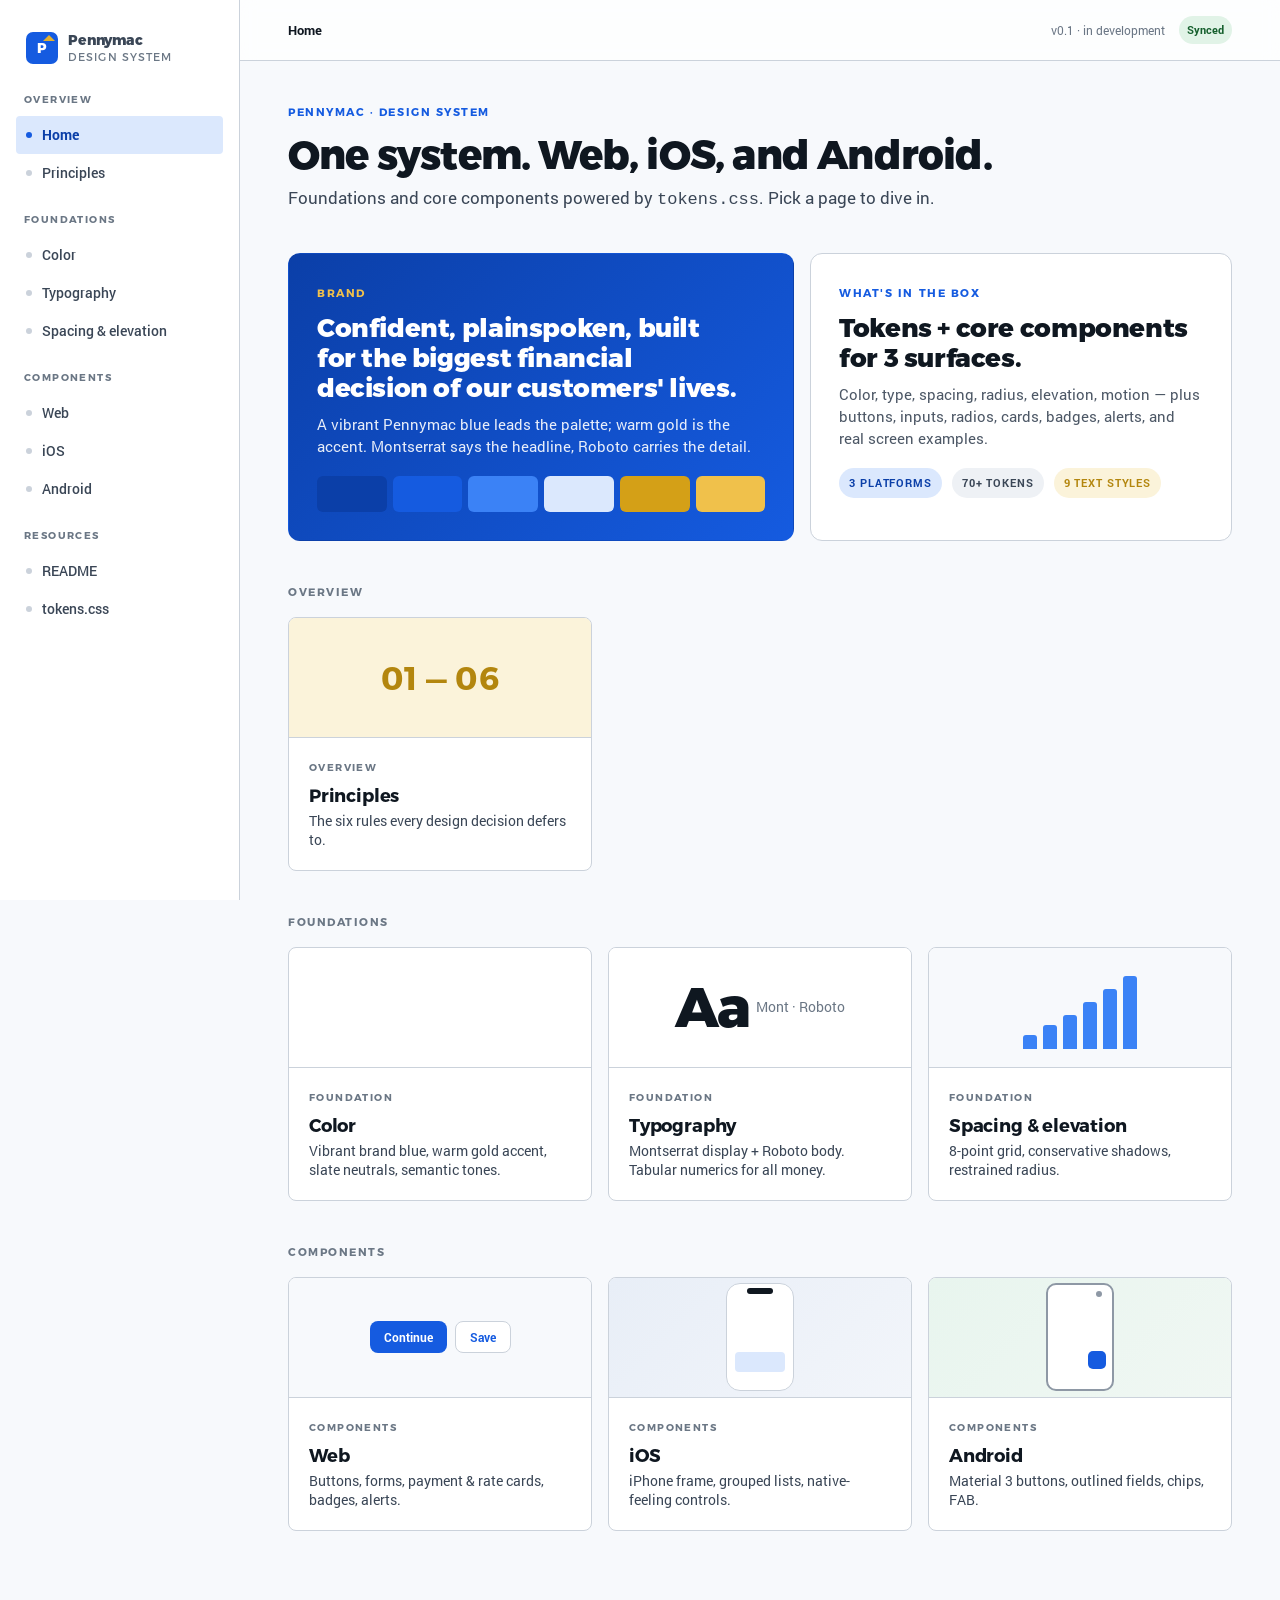
<file: index.html>
<!doctype html>
<html lang="en">
<head>
<meta charset="utf-8" />
<title>Pennymac Design System</title>
<link rel="stylesheet" href="tokens.css">
<link rel="stylesheet" href="shell.css">
<style>
  .hero-row { display: grid; grid-template-columns: 1.2fr 1fr; gap: 16px; margin-bottom: 40px; }
  .hero-card { background: var(--pm-white); border: 1px solid var(--pm-border); border-radius: var(--pm-radius-lg); padding: 28px; }
  .hero-card.dark { background: linear-gradient(135deg, var(--pm-blue-900), var(--pm-blue-700)); color: var(--pm-white); border-color: transparent; }
  .hero-card.dark .eyebrow { color: var(--pm-gold-400); }
  .hero-card h3 { font-family: var(--pm-font-display); font-size: 26px; line-height: 1.15; font-weight: 800; letter-spacing: -0.015em; margin: 0 0 10px; text-wrap: balance; }
  .hero-card .p { font-size: 14.5px; line-height: 22px; opacity: 0.9; margin: 0; }
  .swatch-strip { display: flex; gap: 6px; margin-top: 18px; }
  .swatch-strip div { height: 36px; flex: 1; border-radius: 6px; }
  .section-label { font-family: var(--pm-font-display); font-size: 11px; text-transform: uppercase; letter-spacing: 0.14em; color: var(--pm-text-tertiary); font-weight: 700; margin: 40px 0 14px; }

  /* Card previews (miniature, no iframes on home for speed) */
  .p-color { display: flex; }
  .p-color div { flex: 1; }
  .p-type { display: flex; align-items: center; justify-content: center; background: var(--pm-white); height: 100%; font-family: var(--pm-font-display); font-weight: 800; font-size: 56px; letter-spacing: -0.02em; color: var(--pm-slate-950); }
  .p-type small { font-family: var(--pm-font-sans); font-weight: 400; font-size: 14px; color: var(--pm-slate-500); letter-spacing: 0; margin-left: 6px; }
  .p-spacing { display: flex; align-items: flex-end; justify-content: center; gap: 6px; height: 100%; padding: 18px; background: var(--pm-slate-50); }
  .p-spacing div { width: 14px; background: var(--pm-blue-500); border-radius: 3px 3px 0 0; }
  .p-principles { background: var(--pm-gold-100); display: flex; align-items: center; justify-content: center; height: 100%; color: var(--pm-gold-700); font-family: var(--pm-font-display); font-weight: 700; font-size: 32px; letter-spacing: 0.02em; }
  .p-web { background: var(--pm-slate-50); display: flex; align-items: center; justify-content: center; height: 100%; gap: 8px; padding: 14px; }
  .p-web .btn { height: 32px; padding: 0 14px; background: var(--pm-blue-700); color: white; border-radius: 8px; font-size: 12px; font-weight: 600; display: flex; align-items: center; }
  .p-web .btn.sec { background: white; color: var(--pm-blue-700); border: 1px solid var(--pm-slate-300); }
  .p-ios { background: linear-gradient(135deg, #E8EEF7, #F2F5FA); display: flex; align-items: center; justify-content: center; height: 100%; }
  .p-ios .phone { width: 68px; height: 108px; border-radius: 14px; background: white; border: 1.5px solid var(--pm-slate-300); position: relative; }
  .p-ios .phone::before { content: ""; position: absolute; top: 4px; left: 50%; transform: translateX(-50%); width: 26px; height: 6px; border-radius: 4px; background: var(--pm-slate-950); }
  .p-ios .phone::after { content: ""; position: absolute; bottom: 18px; left: 8px; right: 8px; height: 20px; border-radius: 4px; background: var(--pm-blue-100); }
  .p-android { background: linear-gradient(135deg, #E8F5EE, #F0F7F3); display: flex; align-items: center; justify-content: center; height: 100%; }
  .p-android .phone { width: 68px; height: 108px; border-radius: 10px; background: white; border: 2px solid var(--pm-slate-400); position: relative; }
  .p-android .phone::before { content: ""; position: absolute; top: 6px; right: 10px; width: 6px; height: 6px; border-radius: 50%; background: var(--pm-slate-400); }
  .p-android .phone .fab { position: absolute; bottom: 20px; right: 6px; width: 18px; height: 18px; border-radius: 5px; background: var(--pm-blue-700); }
</style>
</head>
<body data-nav="home">
<div class="shell">
  <div id="nav-slot"></div>

  <div class="topbar">
    <div class="crumbs"><strong>Home</strong></div>
    <div class="meta">
      <span>v0.1 · in development</span>
      <span class="tag">Synced</span>
    </div>
  </div>

  <main>
    <div class="eyebrow">Pennymac · Design System</div>
    <h1 class="page">One system. Web, iOS, and Android.</h1>
    <p class="lead">Foundations and core components powered by <code>tokens.css</code>. Pick a page to dive in.</p>

    <div class="hero-row">
      <div class="hero-card dark">
        <div class="eyebrow">Brand</div>
        <h3>Confident, plainspoken, built for the biggest financial decision of our customers' lives.</h3>
        <p class="p">A vibrant Pennymac blue leads the palette; warm gold is the accent. Montserrat says the headline, Roboto carries the detail.</p>
        <div class="swatch-strip">
          <div style="background:#0B3FA8"></div>
          <div style="background:#155BE0"></div>
          <div style="background:#3B82F6"></div>
          <div style="background:#DBE8FD"></div>
          <div style="background:#D4A017"></div>
          <div style="background:#F0C14B"></div>
        </div>
      </div>
      <div class="hero-card">
        <div class="eyebrow">What's in the box</div>
        <h3 style="color:var(--pm-text)">Tokens + core components for 3 surfaces.</h3>
        <p class="p" style="color:var(--pm-text-secondary)">Color, type, spacing, radius, elevation, motion — plus buttons, inputs, radios, cards, badges, alerts, and real screen examples.</p>
        <div style="margin-top:18px; display:flex; gap:10px; flex-wrap: wrap;">
          <span style="font-size:11px;font-weight:700;letter-spacing:.08em;text-transform:uppercase;padding:4px 10px;border-radius:9999px;background:var(--pm-blue-100);color:var(--pm-blue-900)">3 platforms</span>
          <span style="font-size:11px;font-weight:700;letter-spacing:.08em;text-transform:uppercase;padding:4px 10px;border-radius:9999px;background:var(--pm-slate-100);color:var(--pm-slate-700)">70+ tokens</span>
          <span style="font-size:11px;font-weight:700;letter-spacing:.08em;text-transform:uppercase;padding:4px 10px;border-radius:9999px;background:var(--pm-gold-100);color:var(--pm-gold-700)">9 text styles</span>
        </div>
      </div>
    </div>

    <div class="section-label">Overview</div>
    <div class="grid-cards">
      <a class="card" href="principles.html">
        <div class="preview"><div class="p-principles">01 — 06</div></div>
        <div class="body"><div class="k">Overview</div><div class="t">Principles</div><div class="d">The six rules every design decision defers to.</div></div>
      </a>
    </div>

    <div class="section-label">Foundations</div>
    <div class="grid-cards">
      <a class="card" href="color.html">
        <div class="preview"><div class="p-color">
          <div style="background:#0B3FA8"></div><div style="background:#155BE0"></div><div style="background:#3B82F6"></div>
          <div style="background:#DBE8FD"></div><div style="background:#D4A017"></div><div style="background:#F0C14B"></div>
        </div></div>
        <div class="body"><div class="k">Foundation</div><div class="t">Color</div><div class="d">Vibrant brand blue, warm gold accent, slate neutrals, semantic tones.</div></div>
      </a>
      <a class="card" href="type.html">
        <div class="preview"><div class="p-type">Aa<small>Mont · Roboto</small></div></div>
        <div class="body"><div class="k">Foundation</div><div class="t">Typography</div><div class="d">Montserrat display + Roboto body. Tabular numerics for all money.</div></div>
      </a>
      <a class="card" href="spacing.html">
        <div class="preview"><div class="p-spacing">
          <div style="height:16%"></div><div style="height:28%"></div><div style="height:40%"></div>
          <div style="height:56%"></div><div style="height:72%"></div><div style="height:88%"></div>
        </div></div>
        <div class="body"><div class="k">Foundation</div><div class="t">Spacing &amp; elevation</div><div class="d">8-point grid, conservative shadows, restrained radius.</div></div>
      </a>
    </div>

    <div class="section-label">Components</div>
    <div class="grid-cards">
      <a class="card" href="web.html">
        <div class="preview"><div class="p-web"><div class="btn">Continue</div><div class="btn sec">Save</div></div></div>
        <div class="body"><div class="k">Components</div><div class="t">Web</div><div class="d">Buttons, forms, payment &amp; rate cards, badges, alerts.</div></div>
      </a>
      <a class="card" href="ios.html">
        <div class="preview"><div class="p-ios"><div class="phone"></div></div></div>
        <div class="body"><div class="k">Components</div><div class="t">iOS</div><div class="d">iPhone frame, grouped lists, native-feeling controls.</div></div>
      </a>
      <a class="card" href="android.html">
        <div class="preview"><div class="p-android"><div class="phone"><div class="fab"></div></div></div></div>
        <div class="body"><div class="k">Components</div><div class="t">Android</div><div class="d">Material 3 buttons, outlined fields, chips, FAB.</div></div>
      </a>
    </div>
  </main>
</div>
<script src="nav.js"></script>
</body>
</html>
</file>
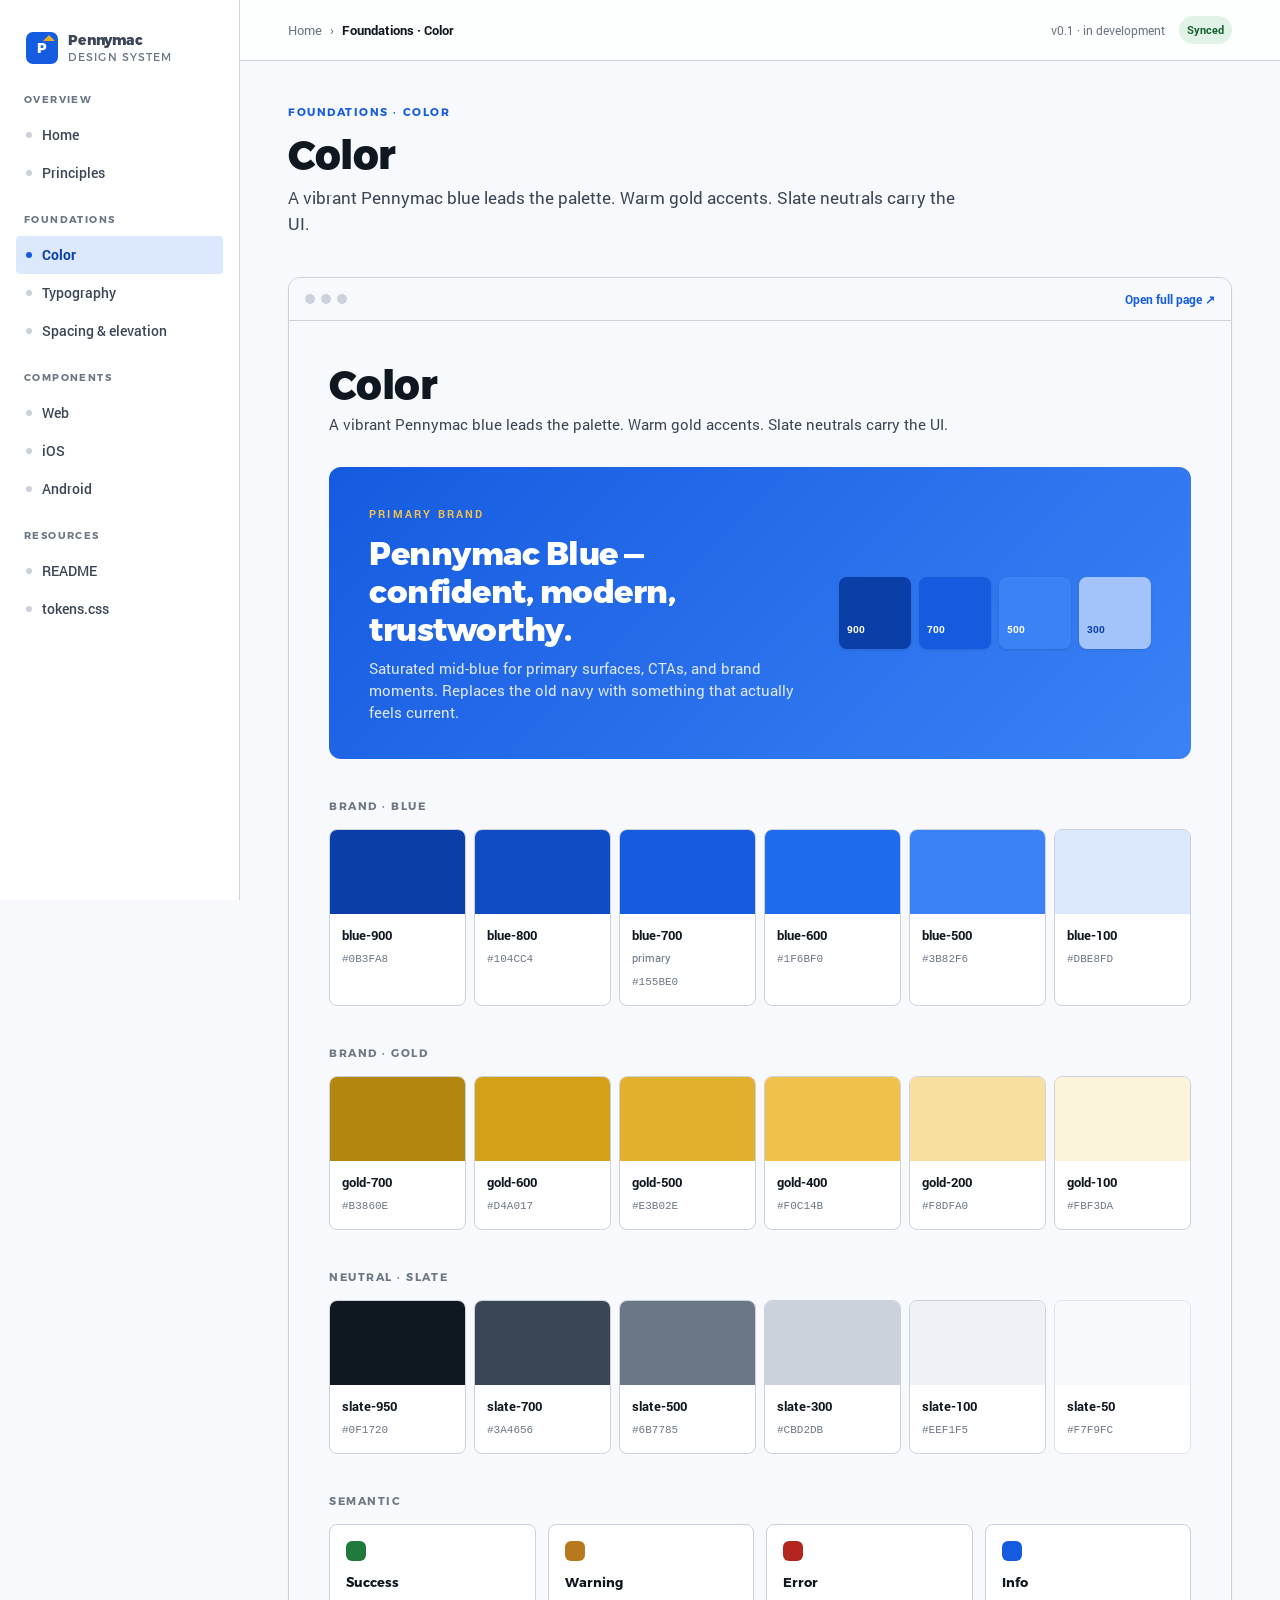
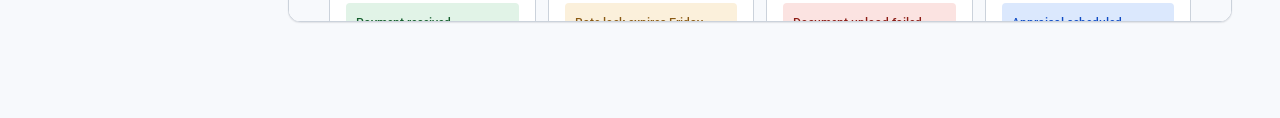
<file: color.html>
<!doctype html>
<html lang="en">
<head>
<meta charset="utf-8" />
<title>Pennymac · Color</title>
<link rel="stylesheet" href="tokens.css">
<link rel="stylesheet" href="shell.css">
</head>
<body data-nav="color">
<div class="shell">
  <div id="nav-slot"></div>
  <div class="topbar">
    <div class="crumbs"><a href="index.html" style="color:inherit;text-decoration:none">Home</a> <span>›</span> <strong>Foundations · Color</strong></div>
    <div class="meta"><span>v0.1 · in development</span><span class="tag">Synced</span></div>
  </div>
  <main>
    <div class="eyebrow">Foundations · Color</div>
    <h1 class="page">Color</h1>
    <p class="lead">A vibrant Pennymac blue leads the palette. Warm gold accents. Slate neutrals carry the UI.</p>
    <div class="embed">
        <div class="embed-head">
          <div class="lights"><span></span><span></span><span></span></div>
          <a href="previews/color.html" target="_blank">Open full page ↗</a>
        </div>
        <iframe src="previews/color.html" style="height:1300px"></iframe>
      </div>
  </main>
</div>
<script src="nav.js"></script>
</body>
</html>
</file>
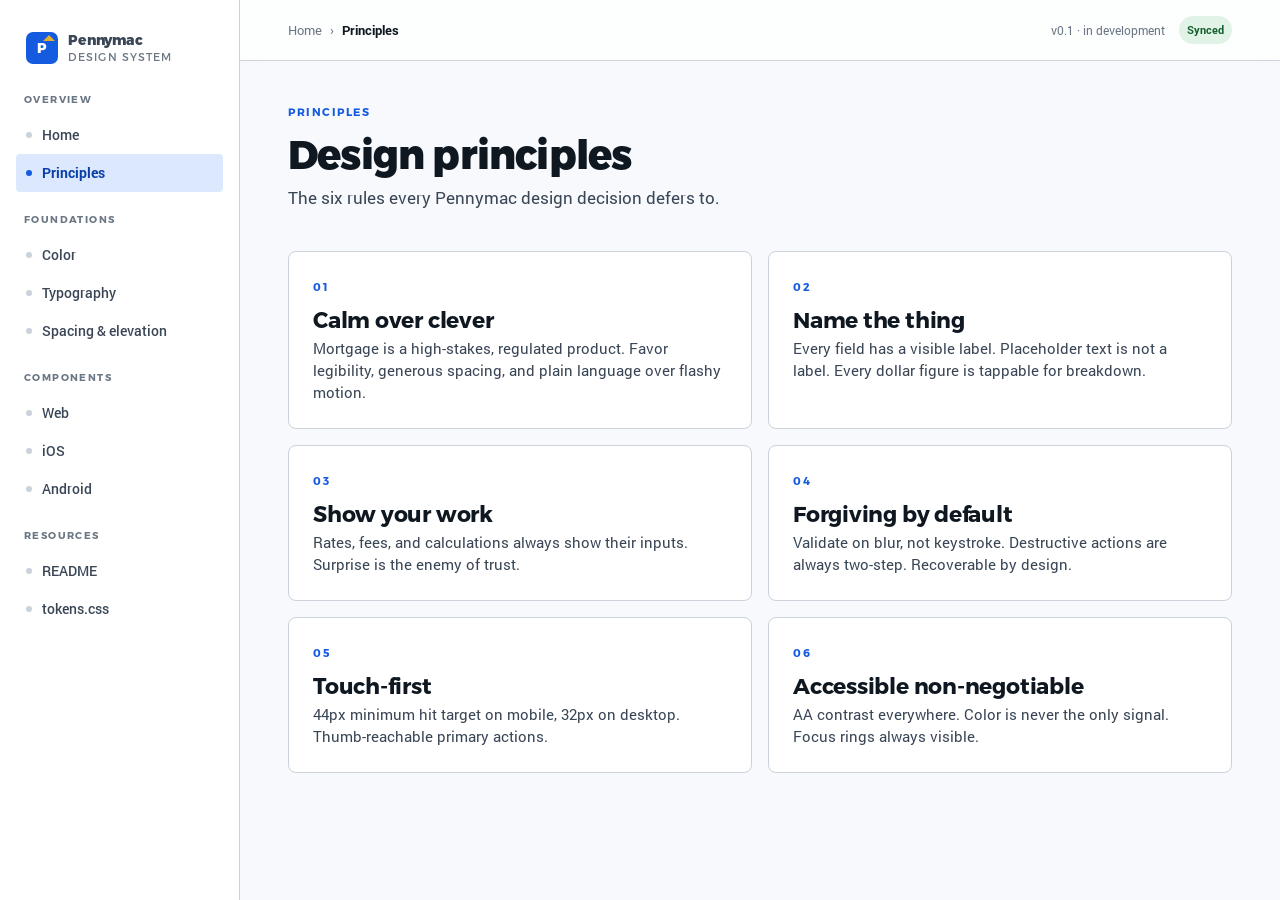
<file: principles.html>
<!doctype html>
<html lang="en">
<head>
<meta charset="utf-8" />
<title>Pennymac · Design principles</title>
<link rel="stylesheet" href="tokens.css">
<link rel="stylesheet" href="shell.css">
</head>
<body data-nav="principles">
<div class="shell">
  <div id="nav-slot"></div>
  <div class="topbar">
    <div class="crumbs"><a href="index.html" style="color:inherit;text-decoration:none">Home</a> <span>›</span> <strong>Principles</strong></div>
    <div class="meta"><span>v0.1 · in development</span><span class="tag">Synced</span></div>
  </div>
  <main>
    <div class="eyebrow">Principles</div>
    <h1 class="page">Design principles</h1>
    <p class="lead">The six rules every Pennymac design decision defers to.</p>
    
    <div style="display:grid;grid-template-columns:repeat(2,1fr);gap:16px;">
      
        <div style="background:var(--pm-white);border:1px solid var(--pm-border);border-radius:var(--pm-radius-md);padding:24px;">
          <div style="font-family:var(--pm-font-display);font-size:11px;font-weight:700;letter-spacing:.14em;color:var(--pm-primary);margin-bottom:10px;">01</div>
          <div style="font-family:var(--pm-font-display);font-size:22px;font-weight:700;letter-spacing:-0.01em;margin-bottom:8px;">Calm over clever</div>
          <div style="font-size:14.5px;line-height:22px;color:var(--pm-text-secondary);">Mortgage is a high-stakes, regulated product. Favor legibility, generous spacing, and plain language over flashy motion.</div>
        </div>
        <div style="background:var(--pm-white);border:1px solid var(--pm-border);border-radius:var(--pm-radius-md);padding:24px;">
          <div style="font-family:var(--pm-font-display);font-size:11px;font-weight:700;letter-spacing:.14em;color:var(--pm-primary);margin-bottom:10px;">02</div>
          <div style="font-family:var(--pm-font-display);font-size:22px;font-weight:700;letter-spacing:-0.01em;margin-bottom:8px;">Name the thing</div>
          <div style="font-size:14.5px;line-height:22px;color:var(--pm-text-secondary);">Every field has a visible label. Placeholder text is not a label. Every dollar figure is tappable for breakdown.</div>
        </div>
        <div style="background:var(--pm-white);border:1px solid var(--pm-border);border-radius:var(--pm-radius-md);padding:24px;">
          <div style="font-family:var(--pm-font-display);font-size:11px;font-weight:700;letter-spacing:.14em;color:var(--pm-primary);margin-bottom:10px;">03</div>
          <div style="font-family:var(--pm-font-display);font-size:22px;font-weight:700;letter-spacing:-0.01em;margin-bottom:8px;">Show your work</div>
          <div style="font-size:14.5px;line-height:22px;color:var(--pm-text-secondary);">Rates, fees, and calculations always show their inputs. Surprise is the enemy of trust.</div>
        </div>
        <div style="background:var(--pm-white);border:1px solid var(--pm-border);border-radius:var(--pm-radius-md);padding:24px;">
          <div style="font-family:var(--pm-font-display);font-size:11px;font-weight:700;letter-spacing:.14em;color:var(--pm-primary);margin-bottom:10px;">04</div>
          <div style="font-family:var(--pm-font-display);font-size:22px;font-weight:700;letter-spacing:-0.01em;margin-bottom:8px;">Forgiving by default</div>
          <div style="font-size:14.5px;line-height:22px;color:var(--pm-text-secondary);">Validate on blur, not keystroke. Destructive actions are always two-step. Recoverable by design.</div>
        </div>
        <div style="background:var(--pm-white);border:1px solid var(--pm-border);border-radius:var(--pm-radius-md);padding:24px;">
          <div style="font-family:var(--pm-font-display);font-size:11px;font-weight:700;letter-spacing:.14em;color:var(--pm-primary);margin-bottom:10px;">05</div>
          <div style="font-family:var(--pm-font-display);font-size:22px;font-weight:700;letter-spacing:-0.01em;margin-bottom:8px;">Touch-first</div>
          <div style="font-size:14.5px;line-height:22px;color:var(--pm-text-secondary);">44px minimum hit target on mobile, 32px on desktop. Thumb-reachable primary actions.</div>
        </div>
        <div style="background:var(--pm-white);border:1px solid var(--pm-border);border-radius:var(--pm-radius-md);padding:24px;">
          <div style="font-family:var(--pm-font-display);font-size:11px;font-weight:700;letter-spacing:.14em;color:var(--pm-primary);margin-bottom:10px;">06</div>
          <div style="font-family:var(--pm-font-display);font-size:22px;font-weight:700;letter-spacing:-0.01em;margin-bottom:8px;">Accessible non-negotiable</div>
          <div style="font-size:14.5px;line-height:22px;color:var(--pm-text-secondary);">AA contrast everywhere. Color is never the only signal. Focus rings always visible.</div>
        </div>
    </div>
  </main>
</div>
<script src="nav.js"></script>
</body>
</html>
</file>
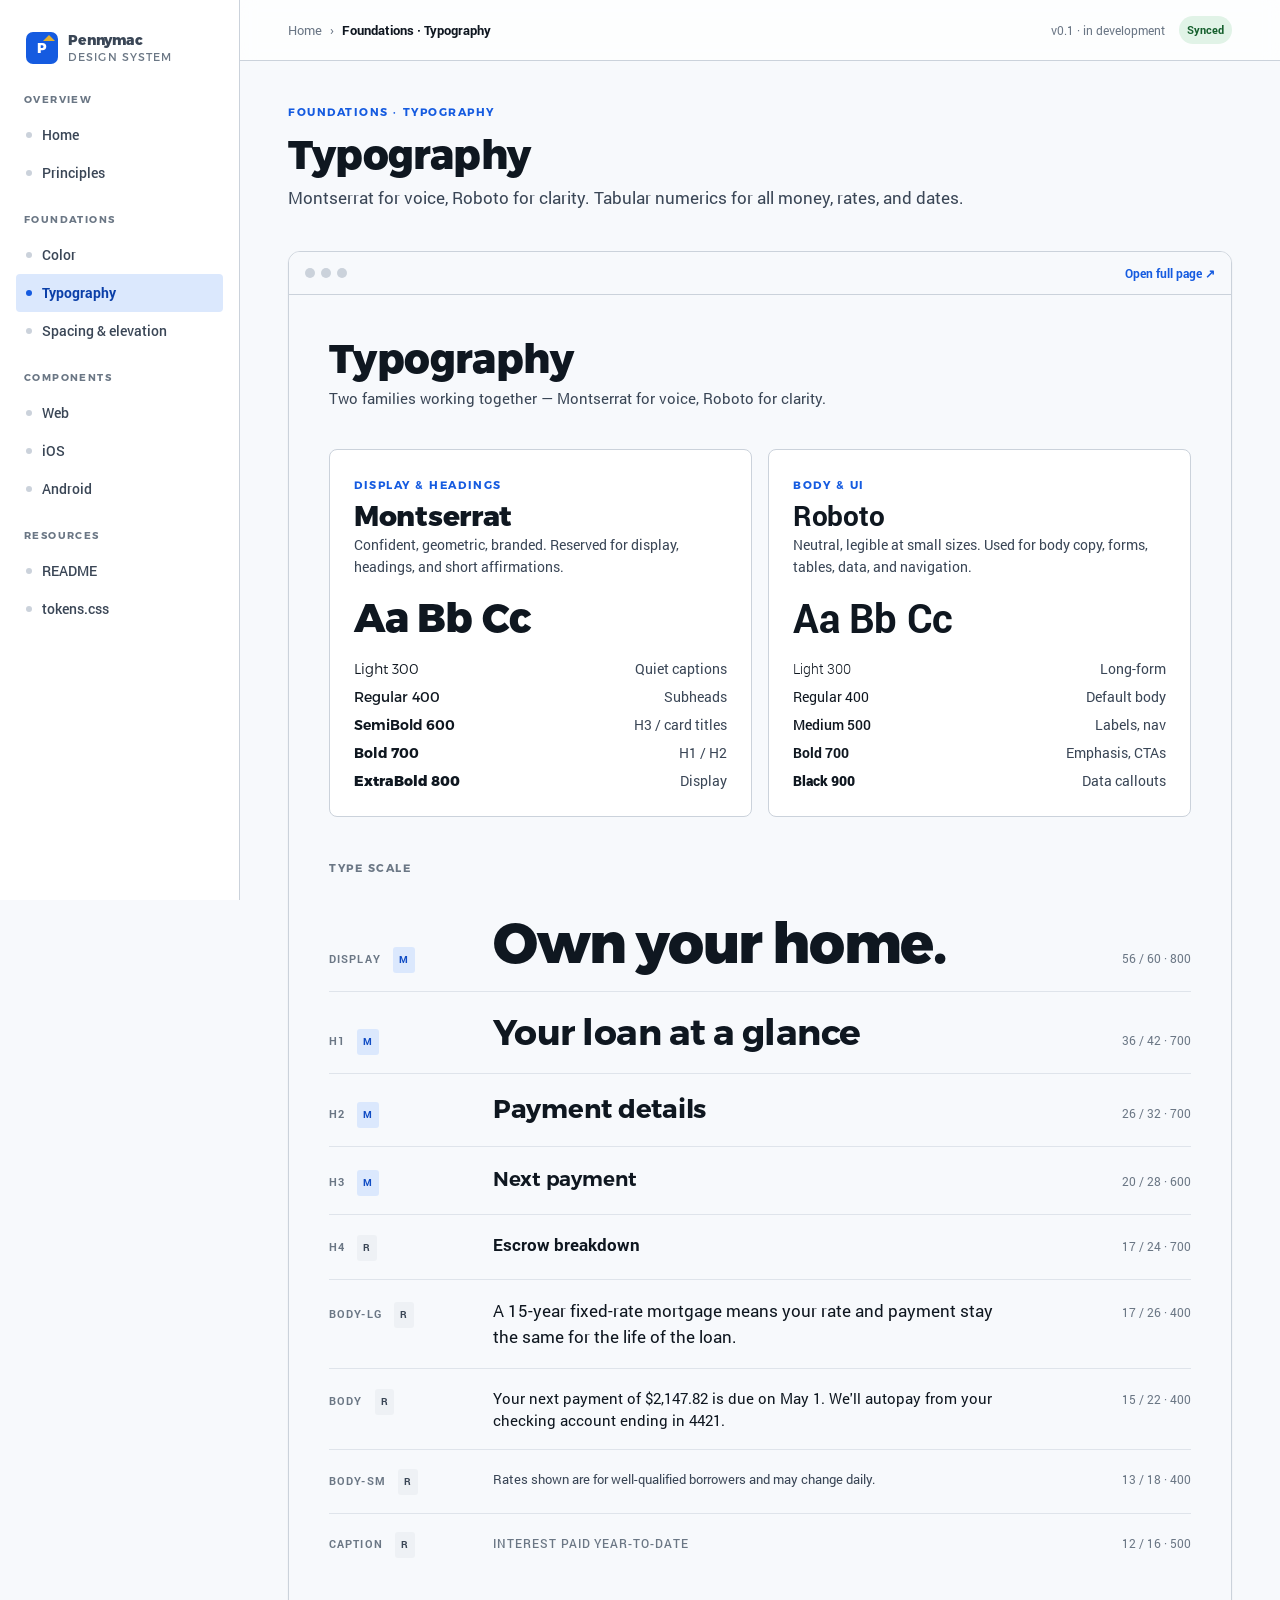
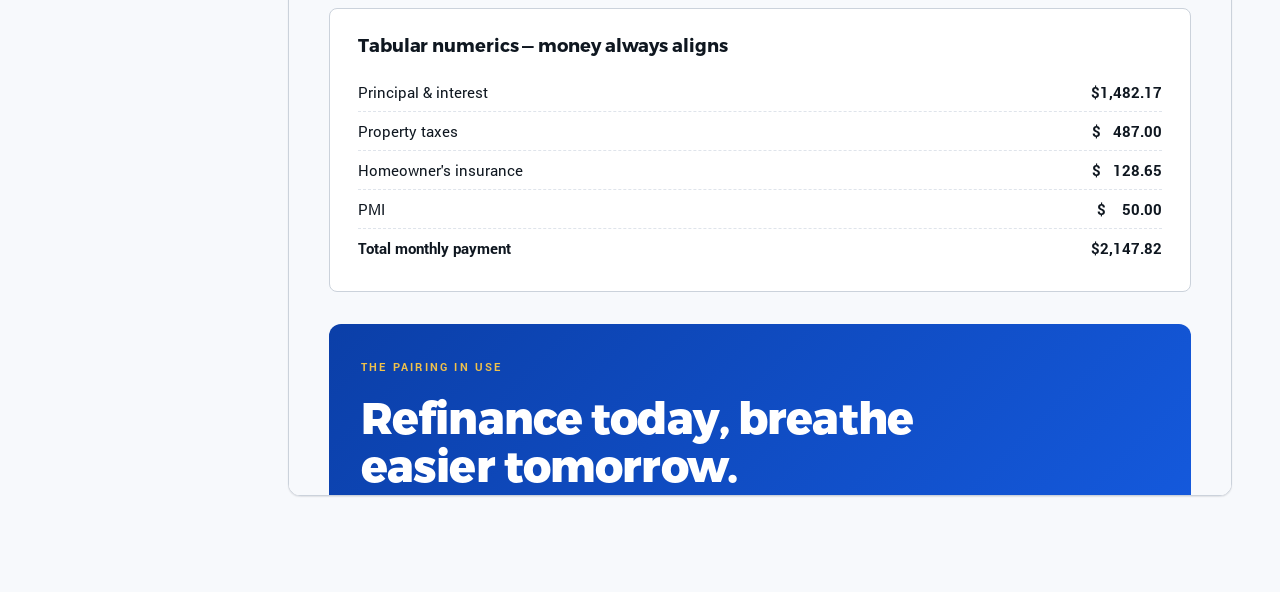
<file: type.html>
<!doctype html>
<html lang="en">
<head>
<meta charset="utf-8" />
<title>Pennymac · Typography</title>
<link rel="stylesheet" href="tokens.css">
<link rel="stylesheet" href="shell.css">
</head>
<body data-nav="type">
<div class="shell">
  <div id="nav-slot"></div>
  <div class="topbar">
    <div class="crumbs"><a href="index.html" style="color:inherit;text-decoration:none">Home</a> <span>›</span> <strong>Foundations · Typography</strong></div>
    <div class="meta"><span>v0.1 · in development</span><span class="tag">Synced</span></div>
  </div>
  <main>
    <div class="eyebrow">Foundations · Typography</div>
    <h1 class="page">Typography</h1>
    <p class="lead">Montserrat for voice, Roboto for clarity. Tabular numerics for all money, rates, and dates.</p>
    <div class="embed">
        <div class="embed-head">
          <div class="lights"><span></span><span></span><span></span></div>
          <a href="previews/type.html" target="_blank">Open full page ↗</a>
        </div>
        <iframe src="previews/type.html" style="height:1800px"></iframe>
      </div>
  </main>
</div>
<script src="nav.js"></script>
</body>
</html>
</file>
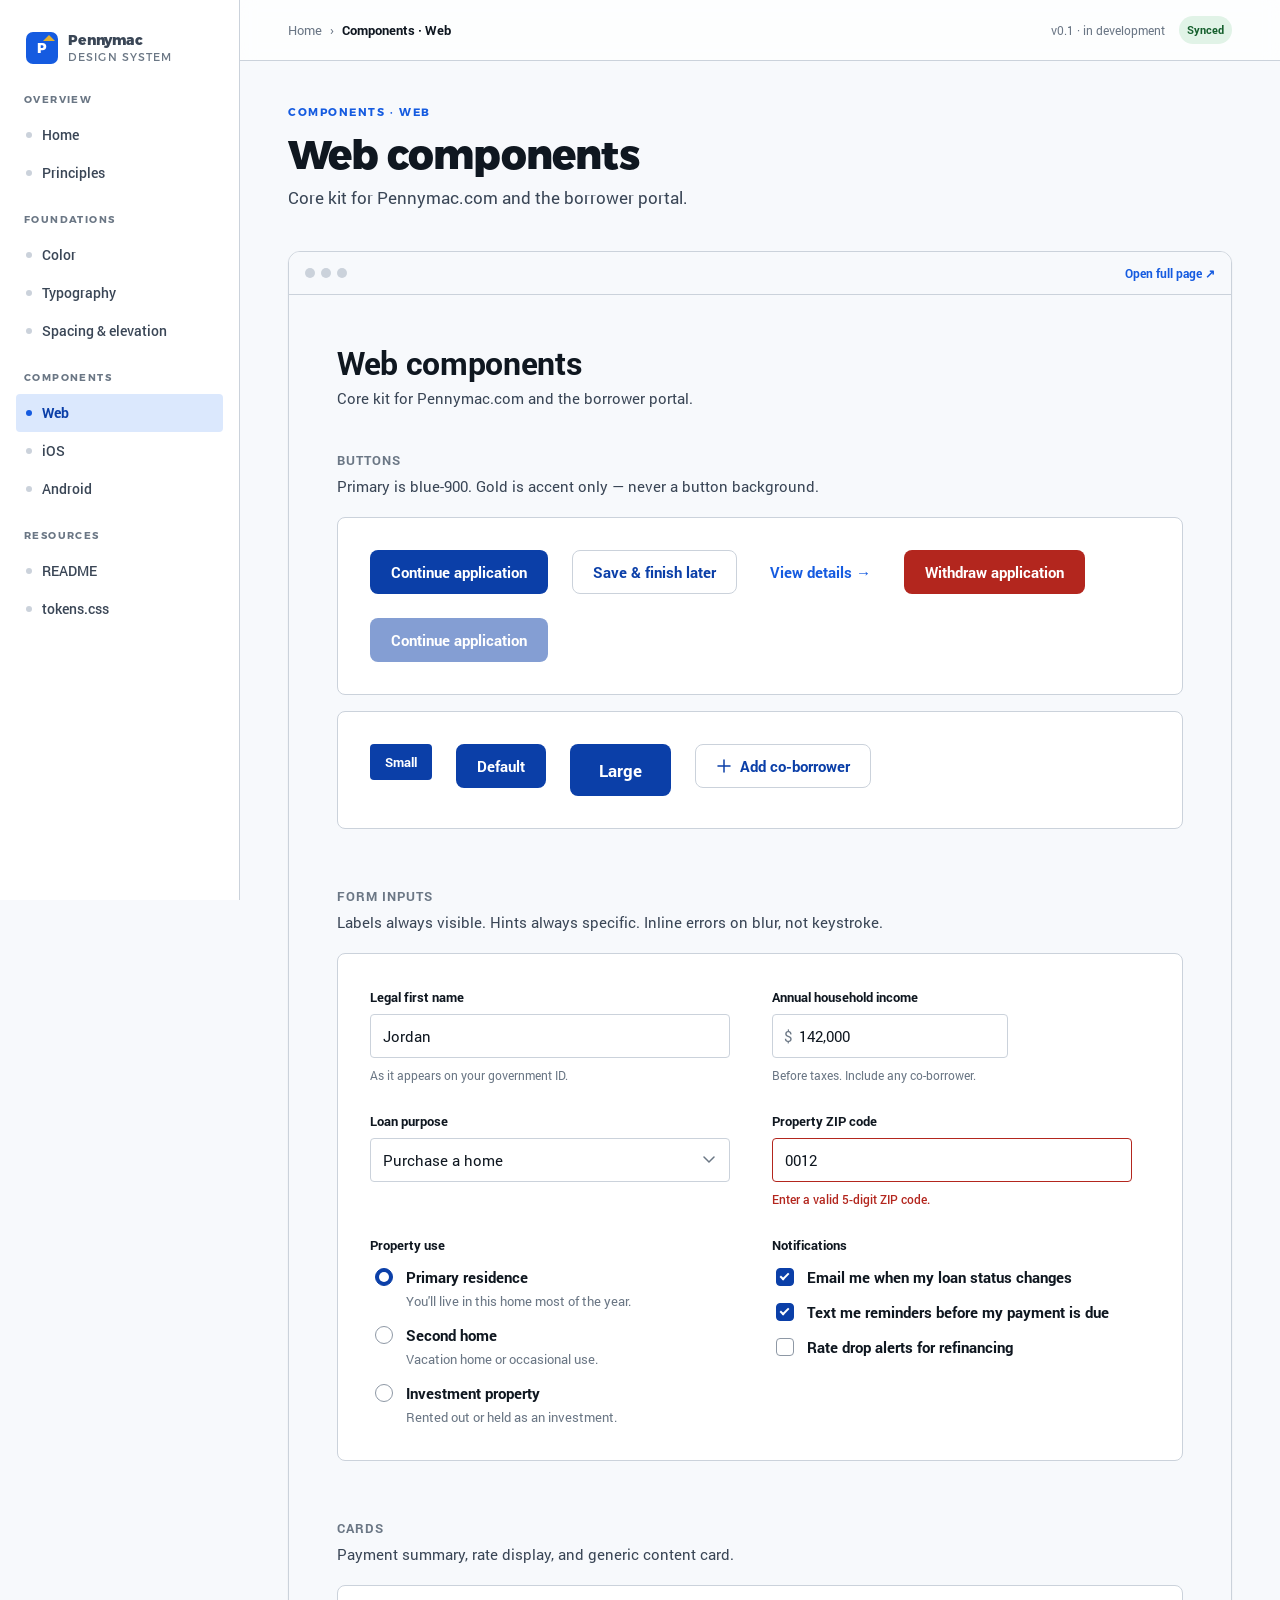
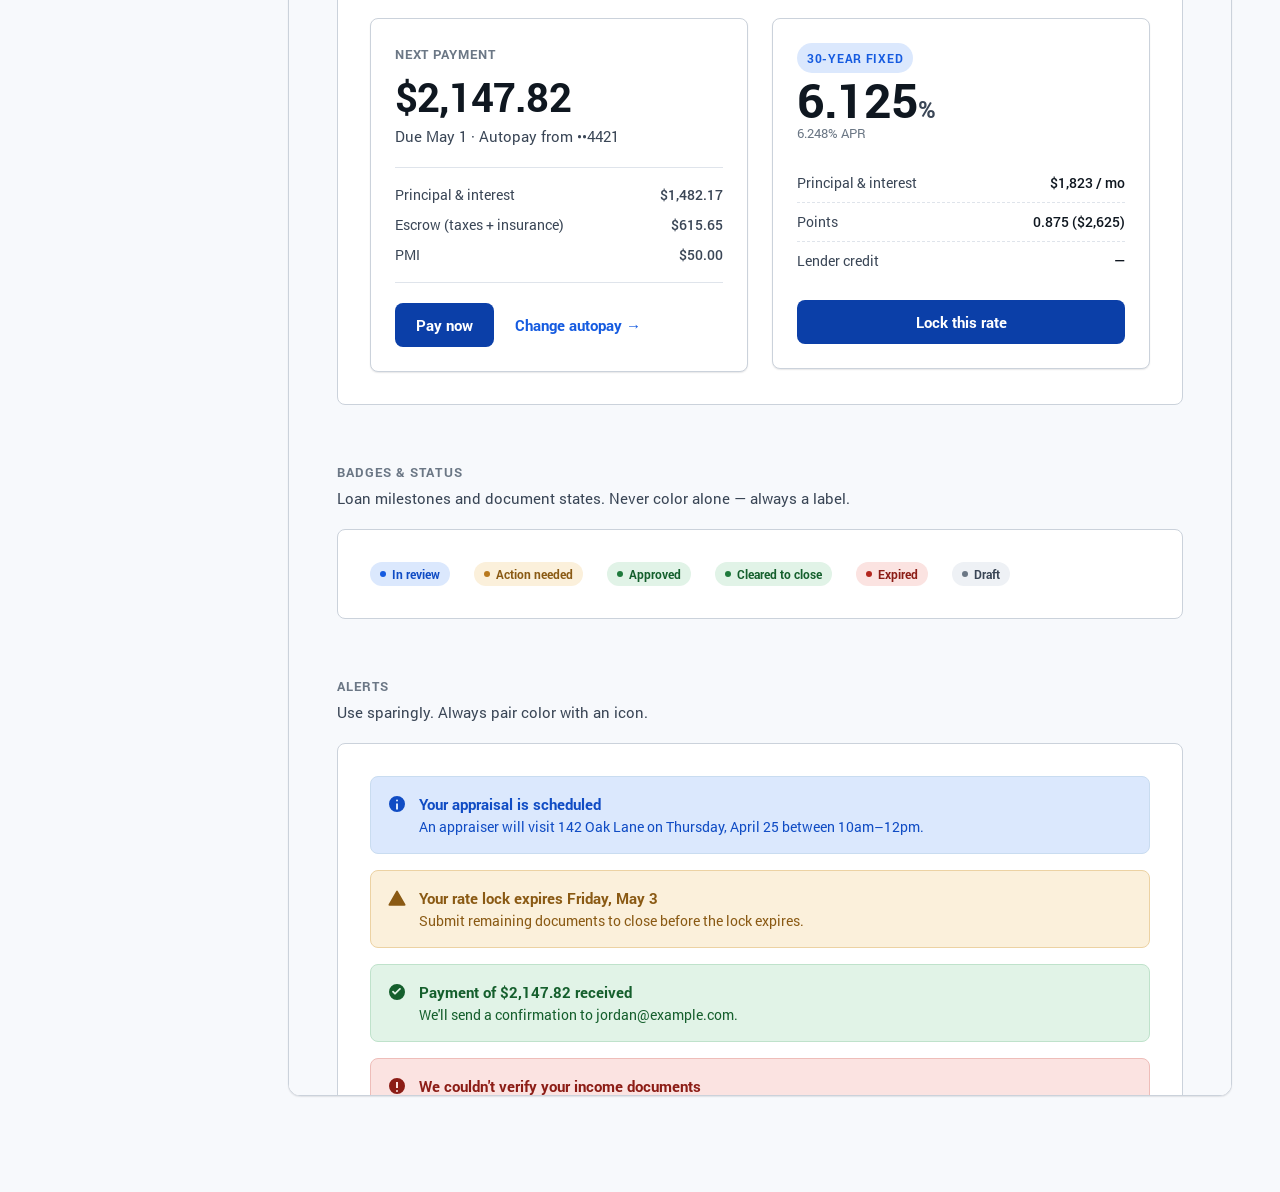
<file: web.html>
<!doctype html>
<html lang="en">
<head>
<meta charset="utf-8" />
<title>Pennymac · Web components</title>
<link rel="stylesheet" href="tokens.css">
<link rel="stylesheet" href="shell.css">
</head>
<body data-nav="web">
<div class="shell">
  <div id="nav-slot"></div>
  <div class="topbar">
    <div class="crumbs"><a href="index.html" style="color:inherit;text-decoration:none">Home</a> <span>›</span> <strong>Components · Web</strong></div>
    <div class="meta"><span>v0.1 · in development</span><span class="tag">Synced</span></div>
  </div>
  <main>
    <div class="eyebrow">Components · Web</div>
    <h1 class="page">Web components</h1>
    <p class="lead">Core kit for Pennymac.com and the borrower portal.</p>
    <div class="embed">
        <div class="embed-head">
          <div class="lights"><span></span><span></span><span></span></div>
          <a href="components/web.html" target="_blank">Open full page ↗</a>
        </div>
        <iframe src="components/web.html" style="height:2400px"></iframe>
      </div>
  </main>
</div>
<script src="nav.js"></script>
</body>
</html>
</file>
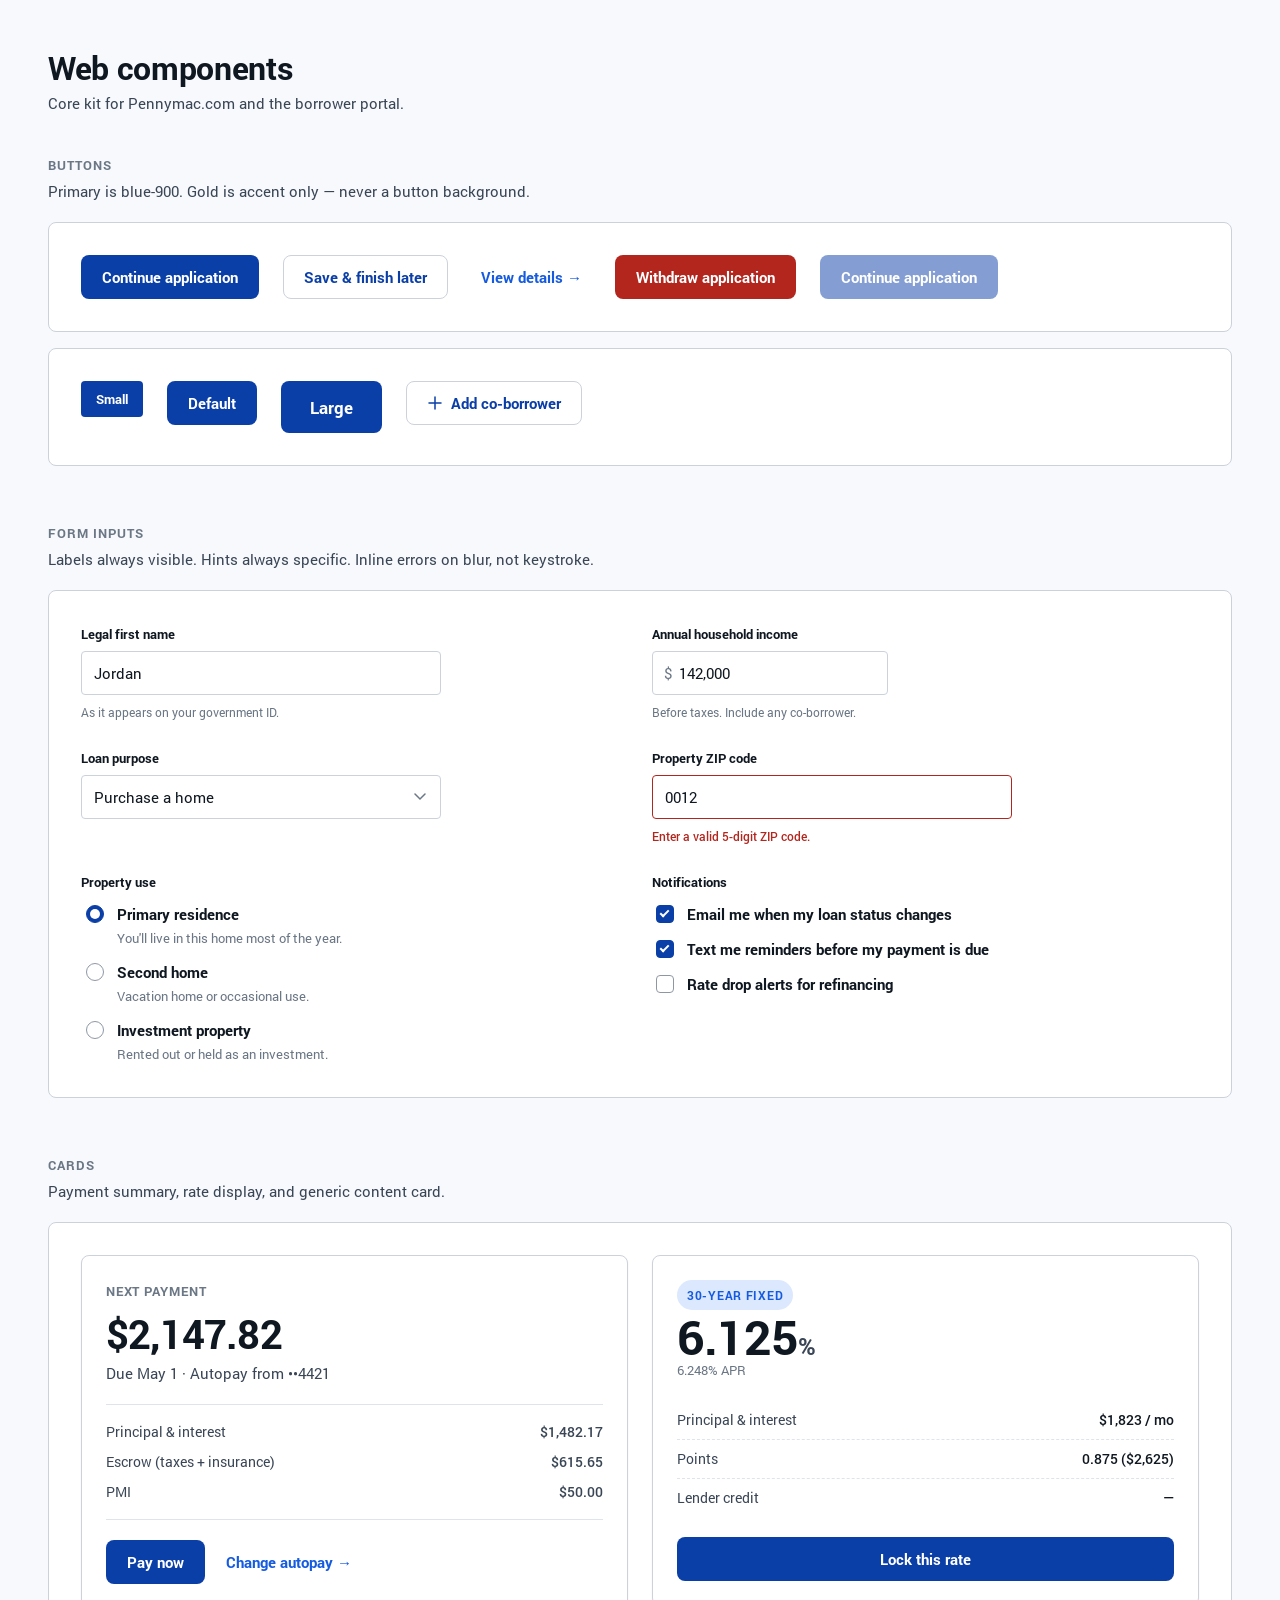
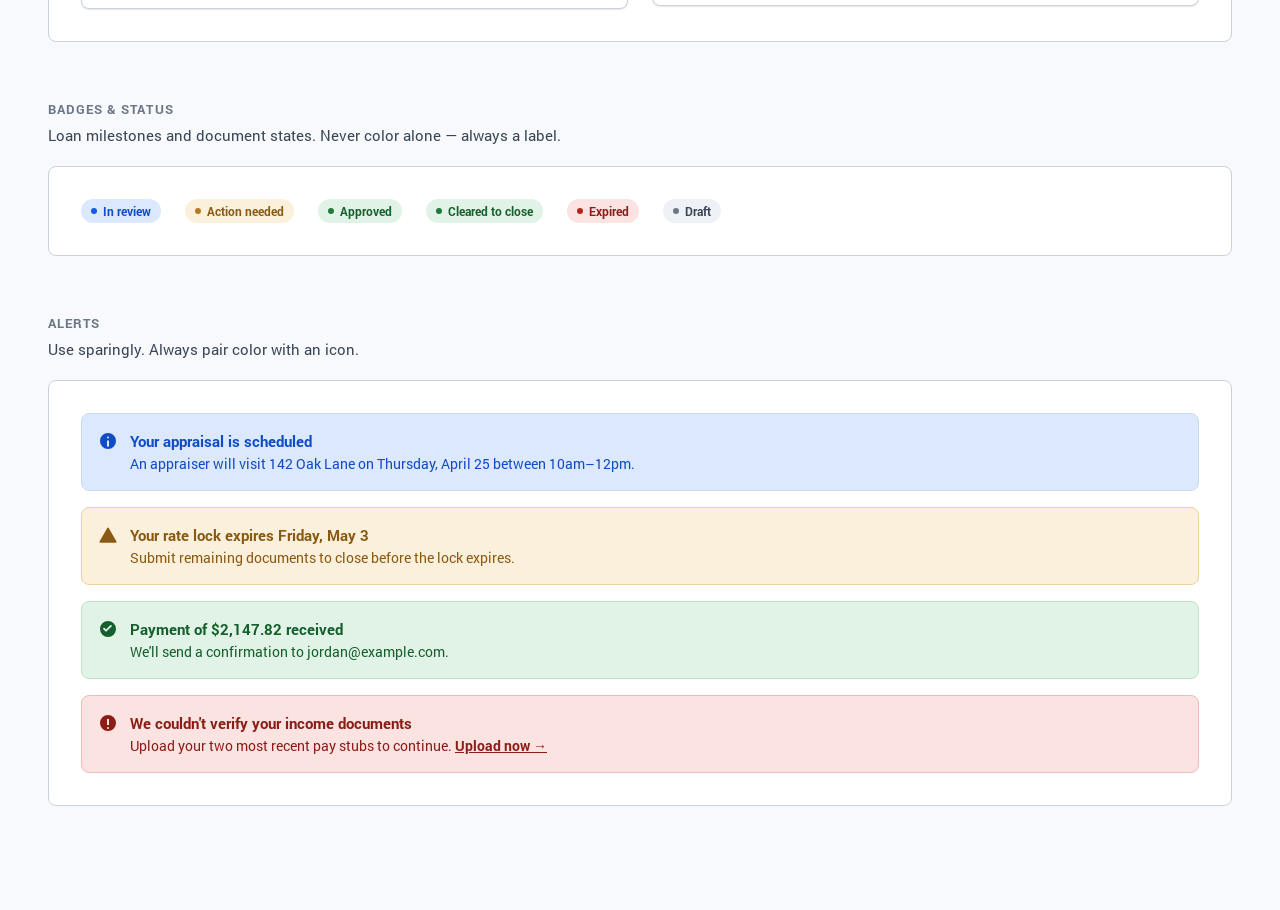
<file: components/web.html>
<!doctype html>
<html lang="en">
<head>
<meta charset="utf-8" />
<title>Pennymac · Web components</title>
<link rel="preconnect" href="https://fonts.googleapis.com">
<link rel="preconnect" href="https://fonts.gstatic.com" crossorigin>
<link href="https://fonts.googleapis.com/css2?family=Inter:wght@400;500;600;700&display=swap" rel="stylesheet">
<link rel="stylesheet" href="../tokens.css">
<style>
  body { padding: 48px; }
  .page { max-width: 1200px; margin: 0 auto; }
  h1 { font-size: 32px; line-height: 40px; font-weight: 700; margin: 0 0 4px; letter-spacing: -0.01em; }
  .sub { color: var(--pm-text-secondary); margin: 0 0 40px; font-size: 15px; }

  section { margin-bottom: 56px; }
  section > h2 {
    font-size: 13px; text-transform: uppercase; letter-spacing: 0.08em;
    color: var(--pm-text-tertiary); font-weight: 600; margin: 0 0 4px;
  }
  section > .h2-desc { font-size: 15px; color: var(--pm-text-secondary); margin: 0 0 20px; }

  .board {
    background: var(--pm-surface); border: 1px solid var(--pm-border);
    border-radius: var(--pm-radius-md); padding: 32px;
    display: flex; flex-wrap: wrap; gap: 24px; align-items: flex-start;
  }
  .board.stack { flex-direction: column; align-items: stretch; gap: 16px; }
  .board.grid { display: grid; grid-template-columns: repeat(2, 1fr); gap: 24px; }

  /* ============ BUTTON ============ */
  .btn {
    display: inline-flex; align-items: center; justify-content: center; gap: 8px;
    font-family: inherit; font-size: 15px; font-weight: 600; line-height: 1;
    padding: 0 20px; height: 44px;
    border-radius: var(--pm-radius-md);
    border: 1px solid transparent;
    cursor: pointer; transition: background var(--pm-dur-fast) var(--pm-ease-standard),
                                 border-color var(--pm-dur-fast) var(--pm-ease-standard),
                                 color var(--pm-dur-fast) var(--pm-ease-standard);
    white-space: nowrap;
  }
  .btn:focus-visible {
    outline: 2px solid var(--pm-focus-ring);
    outline-offset: 2px;
  }
  .btn-primary { background: var(--pm-blue-900); color: var(--pm-white); }
  .btn-primary:hover { background: var(--pm-blue-700); }
  .btn-secondary { background: var(--pm-white); color: var(--pm-blue-900); border-color: var(--pm-slate-300); }
  .btn-secondary:hover { background: var(--pm-slate-50); border-color: var(--pm-slate-400); }
  .btn-tertiary { background: transparent; color: var(--pm-blue-700); padding-left: 8px; padding-right: 8px; }
  .btn-tertiary:hover { background: var(--pm-blue-100); }
  .btn-destructive { background: var(--pm-error-600); color: var(--pm-white); }
  .btn-destructive:hover { background: var(--pm-error-700); }
  .btn-sm { height: 36px; padding: 0 14px; font-size: 13px; border-radius: var(--pm-radius-sm); }
  .btn-lg { height: 52px; padding: 0 28px; font-size: 17px; }
  .btn:disabled { opacity: 0.5; cursor: not-allowed; }

  .btn svg { width: 16px; height: 16px; flex-shrink: 0; }

  /* ============ INPUT ============ */
  .field { display: flex; flex-direction: column; gap: 6px; max-width: 360px; }
  .field label {
    font-size: 13px; font-weight: 600; color: var(--pm-text);
  }
  .field .hint { font-size: 12px; color: var(--pm-text-tertiary); }
  .field .err { font-size: 12px; color: var(--pm-error-600); font-weight: 500; }
  .input {
    height: 44px; padding: 0 12px; border-radius: var(--pm-radius-sm);
    border: 1px solid var(--pm-border);
    background: var(--pm-white); font: inherit; color: var(--pm-text);
    transition: border-color var(--pm-dur-fast) var(--pm-ease-standard),
                box-shadow var(--pm-dur-fast) var(--pm-ease-standard);
  }
  .input::placeholder { color: var(--pm-text-tertiary); }
  .input:hover { border-color: var(--pm-slate-400); }
  .input:focus {
    outline: none; border-color: var(--pm-blue-500);
    box-shadow: 0 0 0 3px rgba(46, 111, 184, 0.18);
  }
  .input.error { border-color: var(--pm-error-600); }
  .input.error:focus { box-shadow: 0 0 0 3px rgba(179, 38, 30, 0.18); }
  .input-group { position: relative; }
  .input-group .prefix, .input-group .suffix {
    position: absolute; top: 50%; transform: translateY(-50%);
    color: var(--pm-text-tertiary); font-size: 15px; pointer-events: none;
  }
  .input-group .prefix { left: 12px; }
  .input-group .suffix { right: 12px; }
  .input-group .input.has-prefix { padding-left: 26px; font-variant-numeric: tabular-nums; }
  .input-group .input.has-suffix { padding-right: 32px; }

  .select {
    appearance: none;
    background-image: url("data:image/svg+xml,%3Csvg width='12' height='8' xmlns='http://www.w3.org/2000/svg'%3E%3Cpath d='M1 1l5 5 5-5' stroke='%236B7785' stroke-width='1.5' fill='none' stroke-linecap='round'/%3E%3C/svg%3E");
    background-repeat: no-repeat;
    background-position: right 14px center;
    padding-right: 36px;
  }

  .check-row { display: flex; align-items: flex-start; gap: 10px; }
  .check-row input[type="checkbox"], .check-row input[type="radio"] {
    appearance: none; width: 18px; height: 18px; flex-shrink: 0;
    border: 1.5px solid var(--pm-slate-400); background: var(--pm-white);
    margin-top: 2px; cursor: pointer; position: relative;
    transition: all var(--pm-dur-fast) var(--pm-ease-standard);
  }
  .check-row input[type="checkbox"] { border-radius: 4px; }
  .check-row input[type="radio"] { border-radius: 50%; }
  .check-row input[type="checkbox"]:checked,
  .check-row input[type="radio"]:checked {
    background: var(--pm-blue-900); border-color: var(--pm-blue-900);
  }
  .check-row input[type="checkbox"]:checked::after {
    content: ""; position: absolute; top: 2px; left: 5px;
    width: 5px; height: 9px; border: solid white; border-width: 0 2px 2px 0;
    transform: rotate(45deg);
  }
  .check-row input[type="radio"]:checked::after {
    content: ""; position: absolute; inset: 3px;
    background: var(--pm-white); border-radius: 50%;
  }
  .check-row label { font-size: 15px; line-height: 22px; cursor: pointer; }
  .check-row .meta { font-size: 13px; color: var(--pm-text-tertiary); margin-top: 2px; }

  /* ============ CARDS ============ */
  .card {
    background: var(--pm-surface);
    border: 1px solid var(--pm-border);
    border-radius: var(--pm-radius-md);
    padding: 24px;
    box-shadow: var(--pm-shadow-1);
  }
  .card-title {
    font-size: 13px; text-transform: uppercase; letter-spacing: 0.06em;
    color: var(--pm-text-tertiary); font-weight: 600; margin: 0 0 8px;
  }
  .card h3 { font-size: 20px; line-height: 28px; font-weight: 600; margin: 0 0 16px; }

  /* Payment card */
  .pay-card .amount { font-size: 40px; line-height: 48px; font-weight: 700; letter-spacing: -0.02em; font-variant-numeric: tabular-nums; }
  .pay-card .due { color: var(--pm-text-secondary); font-size: 15px; margin-top: 4px; }
  .pay-card .break { display: flex; flex-direction: column; gap: 8px; margin: 20px 0; padding: 16px 0; border-top: 1px solid var(--pm-slate-200); border-bottom: 1px solid var(--pm-slate-200); }
  .pay-card .line { display: flex; justify-content: space-between; font-size: 14px; }
  .pay-card .line .v { font-variant-numeric: tabular-nums; font-weight: 500; }
  .pay-card .line.muted { color: var(--pm-text-secondary); }
  .pay-card .actions { display: flex; gap: 12px; margin-top: 8px; }

  /* Rate card */
  .rate-card .rate { font-size: 48px; font-weight: 700; letter-spacing: -0.02em; font-variant-numeric: tabular-nums; }
  .rate-card .rate .pct { font-size: 24px; font-weight: 600; color: var(--pm-text-secondary); }
  .rate-card .apr { font-size: 13px; color: var(--pm-text-tertiary); margin-top: 2px; }
  .rate-card .term { display: inline-block; font-size: 12px; font-weight: 600; text-transform: uppercase; letter-spacing: 0.06em; color: var(--pm-blue-700); background: var(--pm-blue-100); padding: 4px 10px; border-radius: var(--pm-radius-pill); margin-bottom: 16px; }
  .rate-card .detail { font-size: 14px; color: var(--pm-text-secondary); display: flex; justify-content: space-between; padding: 8px 0; border-top: 1px dashed var(--pm-slate-200); }
  .rate-card .detail:first-of-type { border-top: 0; }
  .rate-card .detail .v { color: var(--pm-text); font-weight: 500; font-variant-numeric: tabular-nums; }

  /* ============ BADGES ============ */
  .badge {
    display: inline-flex; align-items: center; gap: 6px;
    padding: 4px 10px; border-radius: var(--pm-radius-pill);
    font-size: 12px; font-weight: 600; line-height: 16px;
  }
  .badge .dot { width: 6px; height: 6px; border-radius: 50%; }
  .badge-success { background: var(--pm-success-100); color: var(--pm-success-700); }
  .badge-success .dot { background: var(--pm-success-600); }
  .badge-warning { background: var(--pm-warning-100); color: var(--pm-warning-700); }
  .badge-warning .dot { background: var(--pm-warning-600); }
  .badge-error { background: var(--pm-error-100); color: var(--pm-error-700); }
  .badge-error .dot { background: var(--pm-error-600); }
  .badge-info { background: var(--pm-info-100); color: var(--pm-info-700); }
  .badge-info .dot { background: var(--pm-info-600); }
  .badge-neutral { background: var(--pm-slate-100); color: var(--pm-slate-700); }
  .badge-neutral .dot { background: var(--pm-slate-500); }

  /* ============ ALERT ============ */
  .alert {
    display: flex; gap: 12px; padding: 16px;
    border-radius: var(--pm-radius-md);
    border: 1px solid transparent;
  }
  .alert .icon { flex-shrink: 0; width: 20px; height: 20px; margin-top: 1px; }
  .alert .body { flex: 1; }
  .alert .title { font-weight: 600; font-size: 15px; margin-bottom: 2px; }
  .alert .msg { font-size: 14px; line-height: 20px; }
  .alert-info { background: var(--pm-info-100); border-color: #C9DCF0; color: var(--pm-info-700); }
  .alert-success { background: var(--pm-success-100); border-color: #BFE2CB; color: var(--pm-success-700); }
  .alert-warning { background: var(--pm-warning-100); border-color: #ECD2A3; color: var(--pm-warning-700); }
  .alert-error { background: var(--pm-error-100); border-color: #EEBDB9; color: var(--pm-error-700); }
</style>
</head>
<body>
<div class="page">
  <h1>Web components</h1>
  <p class="sub">Core kit for Pennymac.com and the borrower portal.</p>

  <!-- ============ BUTTONS ============ -->
  <section>
    <h2>Buttons</h2>
    <p class="h2-desc">Primary is blue-900. Gold is accent only — never a button background.</p>
    <div class="board">
      <button class="btn btn-primary">Continue application</button>
      <button class="btn btn-secondary">Save &amp; finish later</button>
      <button class="btn btn-tertiary">View details →</button>
      <button class="btn btn-destructive">Withdraw application</button>
      <button class="btn btn-primary" disabled>Continue application</button>
    </div>
    <div class="board" style="margin-top:16px">
      <button class="btn btn-primary btn-sm">Small</button>
      <button class="btn btn-primary">Default</button>
      <button class="btn btn-primary btn-lg">Large</button>
      <button class="btn btn-secondary">
        <svg viewBox="0 0 16 16" fill="none" stroke="currentColor" stroke-width="1.5"><path d="M8 2v12M2 8h12" stroke-linecap="round"/></svg>
        Add co-borrower
      </button>
    </div>
  </section>

  <!-- ============ FORMS ============ -->
  <section>
    <h2>Form inputs</h2>
    <p class="h2-desc">Labels always visible. Hints always specific. Inline errors on blur, not keystroke.</p>
    <div class="board grid">
      <div class="field">
        <label for="f1">Legal first name</label>
        <input id="f1" class="input" type="text" value="Jordan" />
        <div class="hint">As it appears on your government ID.</div>
      </div>

      <div class="field">
        <label for="f2">Annual household income</label>
        <div class="input-group">
          <span class="prefix">$</span>
          <input id="f2" class="input has-prefix" type="text" value="142,000" />
        </div>
        <div class="hint">Before taxes. Include any co-borrower.</div>
      </div>

      <div class="field">
        <label for="f3">Loan purpose</label>
        <select id="f3" class="input select">
          <option>Purchase a home</option>
          <option>Refinance my mortgage</option>
          <option>Take cash out</option>
        </select>
      </div>

      <div class="field">
        <label for="f4">Property ZIP code</label>
        <input id="f4" class="input error" type="text" value="0012" />
        <div class="err">Enter a valid 5-digit ZIP code.</div>
      </div>

      <div class="field" style="max-width:none">
        <label>Property use</label>
        <div style="display:flex;flex-direction:column;gap:12px;margin-top:4px">
          <div class="check-row">
            <input type="radio" name="use" id="u1" checked />
            <div>
              <label for="u1"><strong>Primary residence</strong></label>
              <div class="meta">You'll live in this home most of the year.</div>
            </div>
          </div>
          <div class="check-row">
            <input type="radio" name="use" id="u2" />
            <div>
              <label for="u2"><strong>Second home</strong></label>
              <div class="meta">Vacation home or occasional use.</div>
            </div>
          </div>
          <div class="check-row">
            <input type="radio" name="use" id="u3" />
            <div>
              <label for="u3"><strong>Investment property</strong></label>
              <div class="meta">Rented out or held as an investment.</div>
            </div>
          </div>
        </div>
      </div>

      <div class="field" style="max-width:none">
        <label>Notifications</label>
        <div style="display:flex;flex-direction:column;gap:12px;margin-top:4px">
          <div class="check-row">
            <input type="checkbox" id="n1" checked />
            <label for="n1">Email me when my loan status changes</label>
          </div>
          <div class="check-row">
            <input type="checkbox" id="n2" checked />
            <label for="n2">Text me reminders before my payment is due</label>
          </div>
          <div class="check-row">
            <input type="checkbox" id="n3" />
            <label for="n3">Rate drop alerts for refinancing</label>
          </div>
        </div>
      </div>
    </div>
  </section>

  <!-- ============ CARDS ============ -->
  <section>
    <h2>Cards</h2>
    <p class="h2-desc">Payment summary, rate display, and generic content card.</p>
    <div class="board grid">
      <div class="card pay-card">
        <div class="card-title">Next payment</div>
        <div class="amount pm-money">$2,147.82</div>
        <div class="due">Due May 1 · Autopay from ••4421</div>
        <div class="break">
          <div class="line muted"><span>Principal &amp; interest</span><span class="v">$1,482.17</span></div>
          <div class="line muted"><span>Escrow (taxes + insurance)</span><span class="v">$615.65</span></div>
          <div class="line muted"><span>PMI</span><span class="v">$50.00</span></div>
        </div>
        <div class="actions">
          <button class="btn btn-primary">Pay now</button>
          <button class="btn btn-tertiary">Change autopay →</button>
        </div>
      </div>

      <div class="card rate-card">
        <div class="term">30-year fixed</div>
        <div class="rate"><span>6.125</span><span class="pct">%</span></div>
        <div class="apr">6.248% APR</div>
        <div style="margin-top:20px">
          <div class="detail"><span>Principal &amp; interest</span><span class="v">$1,823 / mo</span></div>
          <div class="detail"><span>Points</span><span class="v">0.875 ($2,625)</span></div>
          <div class="detail"><span>Lender credit</span><span class="v">—</span></div>
        </div>
        <button class="btn btn-primary" style="width:100%;margin-top:20px">Lock this rate</button>
      </div>
    </div>
  </section>

  <!-- ============ BADGES ============ -->
  <section>
    <h2>Badges &amp; status</h2>
    <p class="h2-desc">Loan milestones and document states. Never color alone — always a label.</p>
    <div class="board">
      <span class="badge badge-info"><span class="dot"></span>In review</span>
      <span class="badge badge-warning"><span class="dot"></span>Action needed</span>
      <span class="badge badge-success"><span class="dot"></span>Approved</span>
      <span class="badge badge-success"><span class="dot"></span>Cleared to close</span>
      <span class="badge badge-error"><span class="dot"></span>Expired</span>
      <span class="badge badge-neutral"><span class="dot"></span>Draft</span>
    </div>
  </section>

  <!-- ============ ALERTS ============ -->
  <section>
    <h2>Alerts</h2>
    <p class="h2-desc">Use sparingly. Always pair color with an icon.</p>
    <div class="board stack">
      <div class="alert alert-info">
        <svg class="icon" viewBox="0 0 20 20" fill="currentColor"><path d="M10 2a8 8 0 100 16 8 8 0 000-16zm0 3.5a1 1 0 110 2 1 1 0 010-2zm-1 4h2v6H9v-6z"/></svg>
        <div class="body">
          <div class="title">Your appraisal is scheduled</div>
          <div class="msg">An appraiser will visit 142 Oak Lane on Thursday, April 25 between 10am–12pm.</div>
        </div>
      </div>
      <div class="alert alert-warning">
        <svg class="icon" viewBox="0 0 20 20" fill="currentColor"><path d="M9.14 3.31a1 1 0 011.72 0l7.5 13a1 1 0 01-.86 1.5H2.5a1 1 0 01-.86-1.5l7.5-13zM10 7.5v5M10 15h.01"/></svg>
        <div class="body">
          <div class="title">Your rate lock expires Friday, May 3</div>
          <div class="msg">Submit remaining documents to close before the lock expires.</div>
        </div>
      </div>
      <div class="alert alert-success">
        <svg class="icon" viewBox="0 0 20 20" fill="currentColor"><path d="M10 2a8 8 0 100 16 8 8 0 000-16zm3.7 5.3l-5 5a1 1 0 01-1.4 0l-2-2a1 1 0 011.4-1.4L8 10.58l4.3-4.3a1 1 0 011.4 1.4z"/></svg>
        <div class="body">
          <div class="title">Payment of $2,147.82 received</div>
          <div class="msg">We'll send a confirmation to jordan@example.com.</div>
        </div>
      </div>
      <div class="alert alert-error">
        <svg class="icon" viewBox="0 0 20 20" fill="currentColor"><path d="M10 2a8 8 0 100 16 8 8 0 000-16zm-1 4h2v6H9V6zm1 8a1 1 0 110 2 1 1 0 010-2z"/></svg>
        <div class="body">
          <div class="title">We couldn't verify your income documents</div>
          <div class="msg">Upload your two most recent pay stubs to continue. <a href="#" style="color:inherit;font-weight:600">Upload now →</a></div>
        </div>
      </div>
    </div>
  </section>
</div>
</body>
</html>
</file>
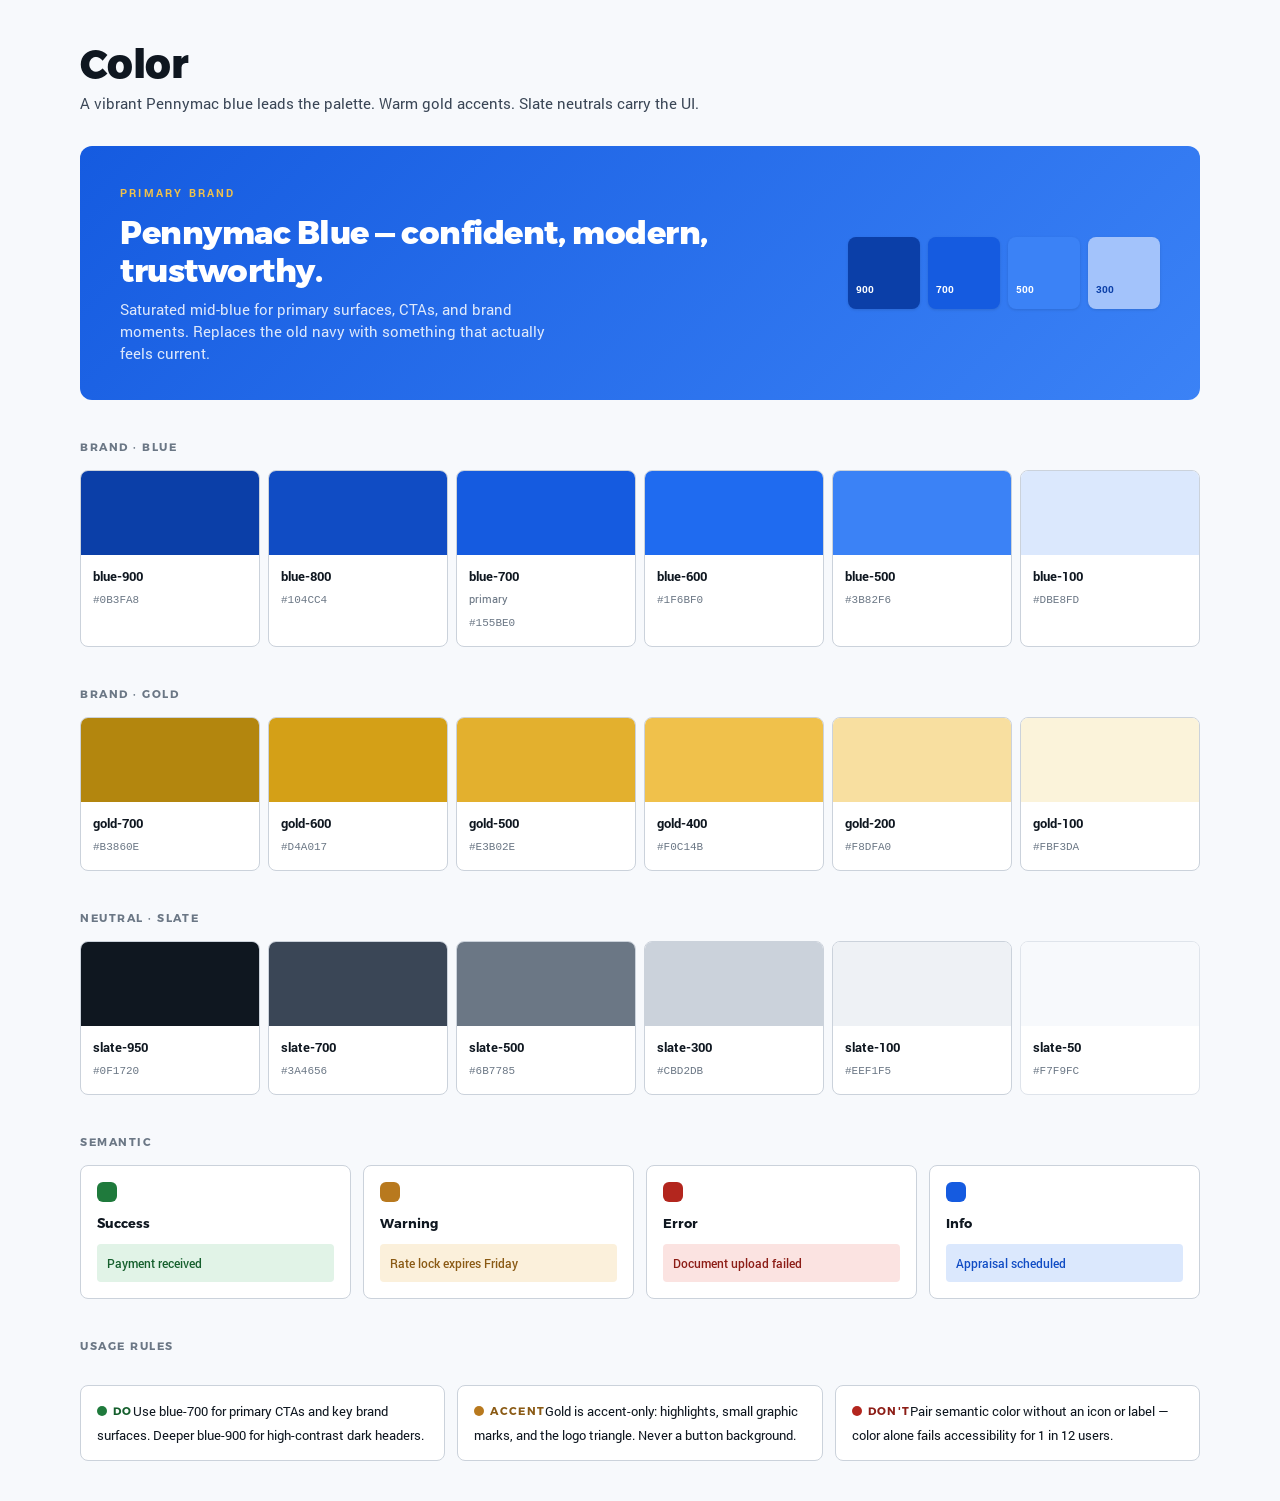
<file: previews/color.html>
<!doctype html>
<html lang="en">
<head>
<meta charset="utf-8" />
<title>Pennymac · Color</title>
<link rel="stylesheet" href="../tokens.css">
<style>
  body { padding: 40px; font-family: var(--pm-font-sans); }
  .wrap { max-width: 1120px; margin: 0 auto; }
  h1 { font-family: var(--pm-font-display); font-size: 40px; line-height: 48px; font-weight: 800; margin: 0 0 4px; letter-spacing: -0.015em; }
  .sub { color: var(--pm-text-secondary); margin: 0 0 32px; font-size: 15px; }
  h2 { font-family: var(--pm-font-display); font-size: 11px; text-transform: uppercase; letter-spacing: 0.14em; color: var(--pm-text-tertiary); font-weight: 700; margin: 36px 0 12px; }

  .hero {
    margin: 0 0 32px; padding: 36px 40px;
    background: linear-gradient(135deg, var(--pm-blue-700) 0%, var(--pm-blue-500) 100%);
    border-radius: var(--pm-radius-lg);
    color: var(--pm-white);
    display: grid; grid-template-columns: 1.4fr 1fr; gap: 24px; align-items: center;
  }
  .hero .eyebrow { font-size: 11px; text-transform: uppercase; letter-spacing: 0.2em; font-weight: 700; color: var(--pm-gold-400); margin-bottom: 10px; }
  .hero .headline { font-family: var(--pm-font-display); font-size: 32px; line-height: 38px; font-weight: 800; letter-spacing: -0.015em; margin-bottom: 8px; }
  .hero .desc { font-size: 15px; line-height: 22px; color: rgba(255,255,255,0.85); max-width: 440px; }
  .hero .swatches-mini { display: flex; gap: 8px; flex-wrap: wrap; justify-content: flex-end; }
  .hero .chip-mini {
    width: 72px; height: 72px; border-radius: var(--pm-radius-md);
    display: flex; align-items: flex-end; padding: 8px;
    font-family: var(--pm-font-sans); font-size: 10px; font-weight: 700;
    box-shadow: 0 1px 3px rgba(0,0,0,0.12);
  }

  .row { display: grid; grid-template-columns: repeat(6, 1fr); gap: 8px; }
  .swatch {
    border-radius: var(--pm-radius-md);
    border: 1px solid var(--pm-border);
    overflow: hidden;
    background: var(--pm-surface);
    display: flex; flex-direction: column;
  }
  .swatch .chip { height: 84px; }
  .swatch .meta { padding: 10px 12px 12px; }
  .swatch .name { font-size: 13px; font-weight: 600; color: var(--pm-text); }
  .swatch .hex { font-family: ui-monospace, 'SF Mono', Menlo, monospace; font-size: 11px; color: var(--pm-text-tertiary); margin-top: 2px; text-transform: uppercase; }

  .sem {
    display: grid; grid-template-columns: repeat(4, 1fr); gap: 12px;
  }
  .sem .card {
    border: 1px solid var(--pm-border); border-radius: var(--pm-radius-md);
    padding: 16px; background: var(--pm-surface);
  }
  .sem .card .dot { width: 20px; height: 20px; border-radius: 6px; margin-bottom: 10px; }
  .sem .card .label { font-size: 13px; font-weight: 700; font-family: var(--pm-font-display); }
  .sem .card .example {
    margin-top: 10px; padding: 8px 10px; border-radius: var(--pm-radius-sm);
    font-size: 12px; font-weight: 500;
  }

  .usage {
    margin-top: 28px;
    display: grid; grid-template-columns: repeat(3, 1fr); gap: 12px;
  }
  .usage .rule {
    border: 1px solid var(--pm-border); border-radius: var(--pm-radius-md);
    background: var(--pm-surface); padding: 16px;
    font-size: 13px; line-height: 18px;
  }
  .usage .rule .k {
    display: inline-flex; align-items: center; gap: 6px;
    font-family: var(--pm-font-display); font-size: 11px; text-transform: uppercase;
    letter-spacing: 0.12em; font-weight: 700; margin-bottom: 6px;
  }
  .usage .rule .k.ok { color: var(--pm-success-700); }
  .usage .rule .k.warn { color: var(--pm-warning-700); }
  .usage .rule .k.no { color: var(--pm-error-700); }
  .usage .rule .k::before {
    content: ""; width: 10px; height: 10px; border-radius: 50%;
  }
  .usage .rule .k.ok::before { background: var(--pm-success-600); }
  .usage .rule .k.warn::before { background: var(--pm-warning-600); }
  .usage .rule .k.no::before { background: var(--pm-error-600); }
</style>
</head>
<body>
<div class="wrap">
  <h1>Color</h1>
  <p class="sub">A vibrant Pennymac blue leads the palette. Warm gold accents. Slate neutrals carry the UI.</p>

  <div class="hero">
    <div>
      <div class="eyebrow">Primary brand</div>
      <div class="headline">Pennymac Blue — confident, modern, trustworthy.</div>
      <div class="desc">Saturated mid-blue for primary surfaces, CTAs, and brand moments. Replaces the old navy with something that actually feels current.</div>
    </div>
    <div class="swatches-mini">
      <div class="chip-mini" style="background:#0B3FA8;color:#fff">900</div>
      <div class="chip-mini" style="background:#155BE0;color:#fff">700</div>
      <div class="chip-mini" style="background:#3B82F6;color:#fff">500</div>
      <div class="chip-mini" style="background:#A3C3FB;color:#0B3FA8">300</div>
    </div>
  </div>

  <h2>Brand · Blue</h2>
  <div class="row">
    <div class="swatch"><div class="chip" style="background:#0B3FA8"></div><div class="meta"><div class="name">blue-900</div><div class="hex">#0B3FA8</div></div></div>
    <div class="swatch"><div class="chip" style="background:#104CC4"></div><div class="meta"><div class="name">blue-800</div><div class="hex">#104CC4</div></div></div>
    <div class="swatch"><div class="chip" style="background:#155BE0"></div><div class="meta"><div class="name">blue-700<br><span style="font-weight:400;color:var(--pm-text-tertiary);font-size:11px">primary</span></div><div class="hex">#155BE0</div></div></div>
    <div class="swatch"><div class="chip" style="background:#1F6BF0"></div><div class="meta"><div class="name">blue-600</div><div class="hex">#1F6BF0</div></div></div>
    <div class="swatch"><div class="chip" style="background:#3B82F6"></div><div class="meta"><div class="name">blue-500</div><div class="hex">#3B82F6</div></div></div>
    <div class="swatch"><div class="chip" style="background:#DBE8FD"></div><div class="meta"><div class="name">blue-100</div><div class="hex">#DBE8FD</div></div></div>
  </div>

  <h2>Brand · Gold</h2>
  <div class="row">
    <div class="swatch"><div class="chip" style="background:#B3860E"></div><div class="meta"><div class="name">gold-700</div><div class="hex">#B3860E</div></div></div>
    <div class="swatch"><div class="chip" style="background:#D4A017"></div><div class="meta"><div class="name">gold-600</div><div class="hex">#D4A017</div></div></div>
    <div class="swatch"><div class="chip" style="background:#E3B02E"></div><div class="meta"><div class="name">gold-500</div><div class="hex">#E3B02E</div></div></div>
    <div class="swatch"><div class="chip" style="background:#F0C14B"></div><div class="meta"><div class="name">gold-400</div><div class="hex">#F0C14B</div></div></div>
    <div class="swatch"><div class="chip" style="background:#F8DFA0"></div><div class="meta"><div class="name">gold-200</div><div class="hex">#F8DFA0</div></div></div>
    <div class="swatch"><div class="chip" style="background:#FBF3DA"></div><div class="meta"><div class="name">gold-100</div><div class="hex">#FBF3DA</div></div></div>
  </div>

  <h2>Neutral · Slate</h2>
  <div class="row">
    <div class="swatch"><div class="chip" style="background:#0F1720"></div><div class="meta"><div class="name">slate-950</div><div class="hex">#0F1720</div></div></div>
    <div class="swatch"><div class="chip" style="background:#3A4656"></div><div class="meta"><div class="name">slate-700</div><div class="hex">#3A4656</div></div></div>
    <div class="swatch"><div class="chip" style="background:#6B7785"></div><div class="meta"><div class="name">slate-500</div><div class="hex">#6B7785</div></div></div>
    <div class="swatch"><div class="chip" style="background:#CBD2DB"></div><div class="meta"><div class="name">slate-300</div><div class="hex">#CBD2DB</div></div></div>
    <div class="swatch"><div class="chip" style="background:#EEF1F5"></div><div class="meta"><div class="name">slate-100</div><div class="hex">#EEF1F5</div></div></div>
    <div class="swatch" style="border-color:#DFE4EB"><div class="chip" style="background:#F7F9FC"></div><div class="meta"><div class="name">slate-50</div><div class="hex">#F7F9FC</div></div></div>
  </div>

  <h2>Semantic</h2>
  <div class="sem">
    <div class="card">
      <div class="dot" style="background:#1F7A3C"></div>
      <div class="label">Success</div>
      <div class="example" style="background:#E1F3E7;color:#155F2D">Payment received</div>
    </div>
    <div class="card">
      <div class="dot" style="background:#B8791E"></div>
      <div class="label">Warning</div>
      <div class="example" style="background:#FBF0DB;color:#8A5A14">Rate lock expires Friday</div>
    </div>
    <div class="card">
      <div class="dot" style="background:#B3261E"></div>
      <div class="label">Error</div>
      <div class="example" style="background:#FBE3E1;color:#8C1D16">Document upload failed</div>
    </div>
    <div class="card">
      <div class="dot" style="background:#155BE0"></div>
      <div class="label">Info</div>
      <div class="example" style="background:#DBE8FD;color:#104CC4">Appraisal scheduled</div>
    </div>
  </div>

  <h2>Usage rules</h2>
  <div class="usage">
    <div class="rule"><div class="k ok">Do</div>Use blue-700 for primary CTAs and key brand surfaces. Deeper blue-900 for high-contrast dark headers.</div>
    <div class="rule"><div class="k warn">Accent</div>Gold is accent-only: highlights, small graphic marks, and the logo triangle. Never a button background.</div>
    <div class="rule"><div class="k no">Don't</div>Pair semantic color without an icon or label — color alone fails accessibility for 1 in 12 users.</div>
  </div>
</div>
</body>
</html>
</file>
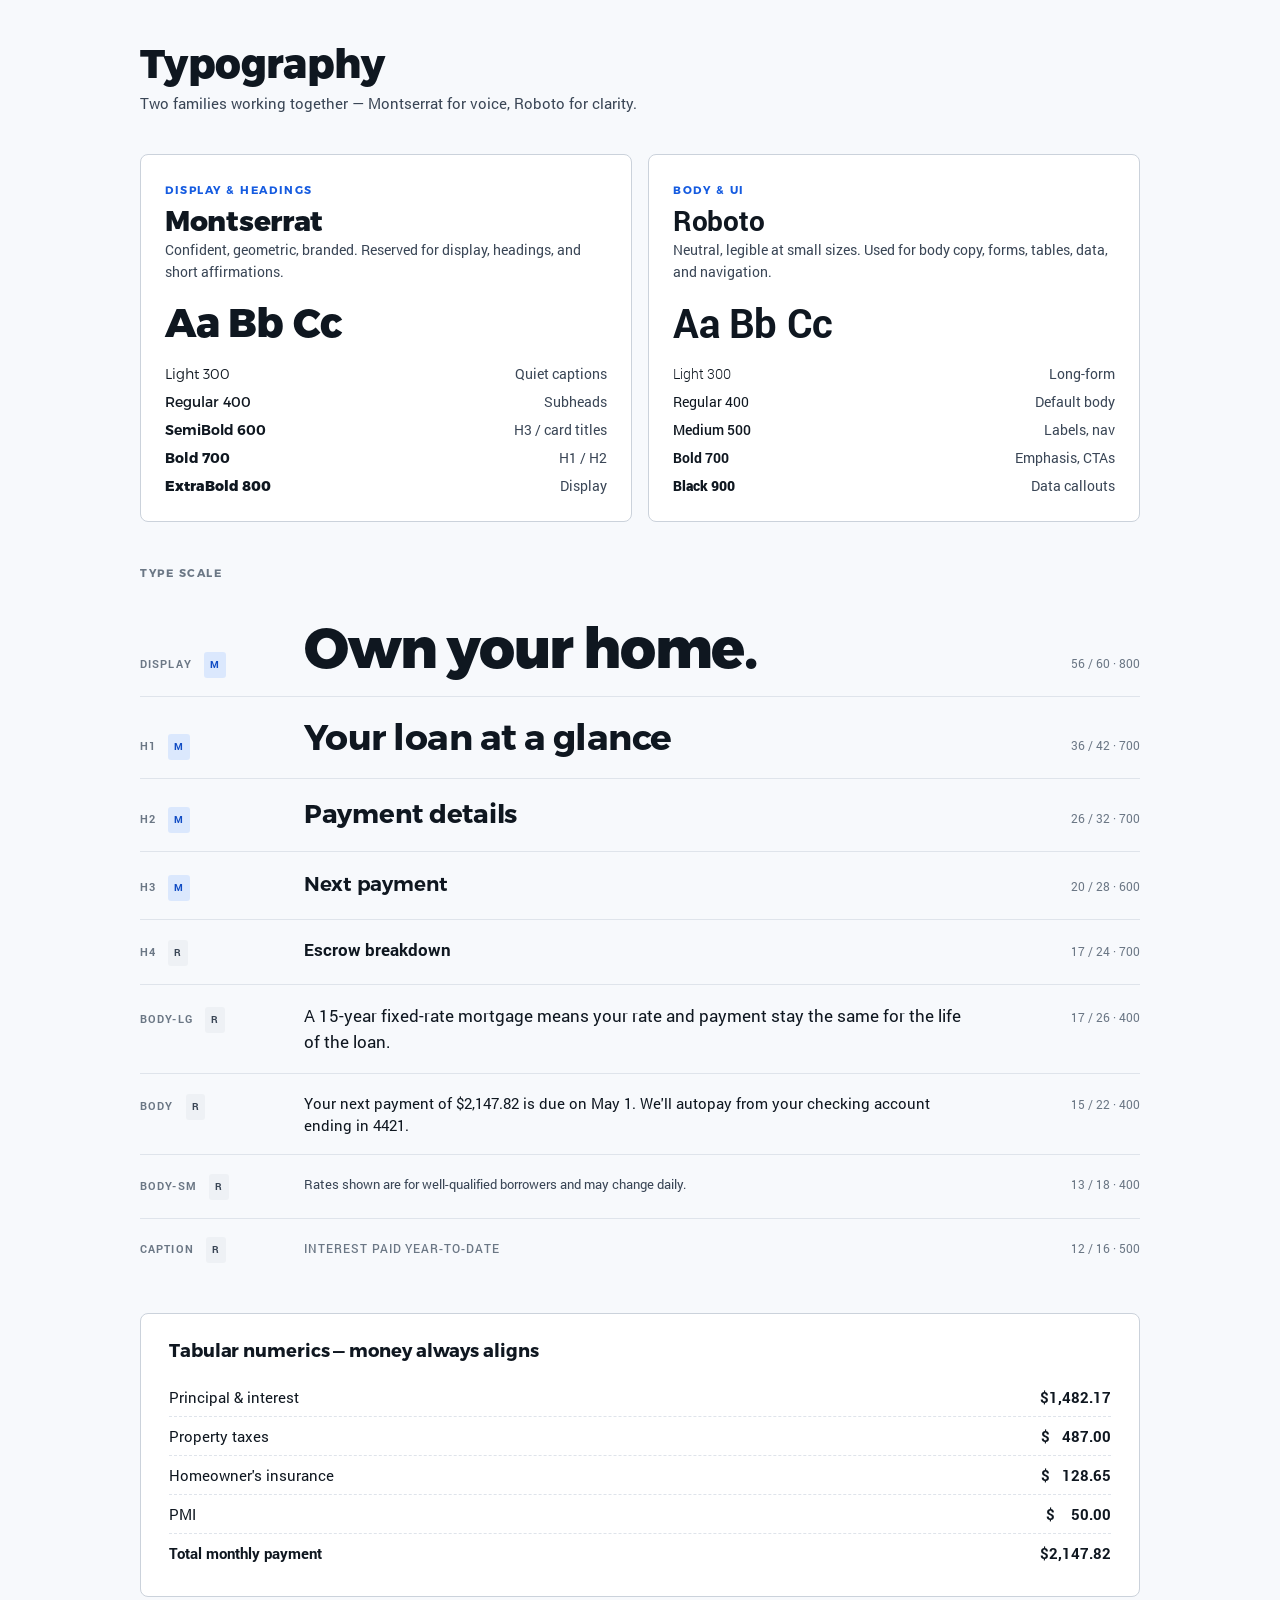
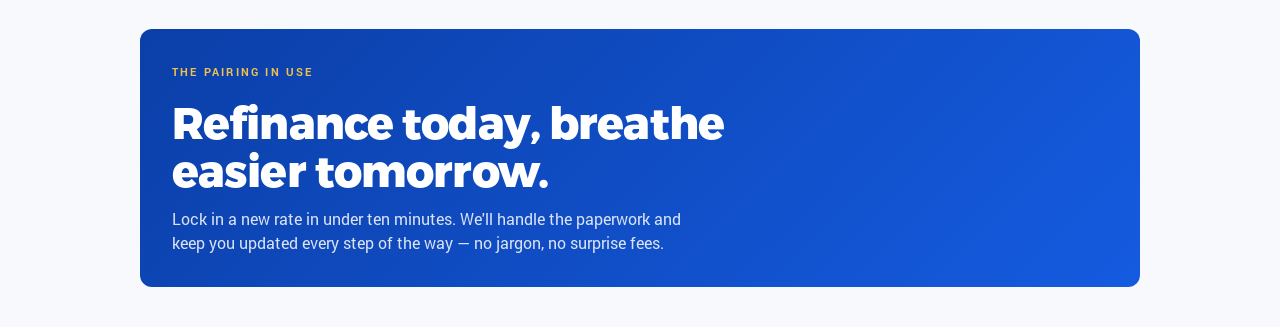
<file: previews/type.html>
<!doctype html>
<html lang="en">
<head>
<meta charset="utf-8" />
<title>Pennymac · Typography</title>
<link rel="stylesheet" href="../tokens.css">
<style>
  body { padding: 40px; font-family: var(--pm-font-sans); }
  .wrap { max-width: 1000px; margin: 0 auto; }
  h1.page { font-family: var(--pm-font-display); font-size: 40px; line-height: 48px; font-weight: 800; margin: 0 0 4px; letter-spacing: -0.015em; }
  .sub { color: var(--pm-text-secondary); margin: 0 0 40px; font-size: 15px; }
  h2.section {
    font-family: var(--pm-font-display);
    font-size: 11px; text-transform: uppercase; letter-spacing: 0.14em;
    color: var(--pm-text-tertiary); font-weight: 700; margin: 40px 0 16px;
  }
  .family-card {
    display: grid; grid-template-columns: 1fr 1fr; gap: 16px;
    margin-bottom: 8px;
  }
  .family {
    border: 1px solid var(--pm-border); border-radius: var(--pm-radius-md);
    background: var(--pm-surface); padding: 24px;
  }
  .family .role {
    font-family: var(--pm-font-display);
    font-size: 11px; text-transform: uppercase; letter-spacing: 0.14em;
    color: var(--pm-primary); font-weight: 700; margin-bottom: 6px;
  }
  .family .name {
    font-size: 28px; line-height: 1; font-weight: 800;
    letter-spacing: -0.01em; margin-bottom: 4px;
  }
  .family .mont { font-family: var(--pm-font-display); }
  .family .robo { font-family: var(--pm-font-sans); font-weight: 700; }
  .family .desc { color: var(--pm-text-secondary); font-size: 14px; margin-bottom: 20px; }
  .family .glyphs { font-size: 40px; line-height: 1; letter-spacing: -0.01em; color: var(--pm-text); }
  .family .weights { margin-top: 20px; display: flex; flex-direction: column; gap: 6px; font-size: 14px; }
  .family .weights div { display: flex; justify-content: space-between; color: var(--pm-text-secondary); }
  .family .weights .w { color: var(--pm-text); }

  .stack { display: flex; flex-direction: column; }
  .row {
    display: grid; grid-template-columns: 140px 1fr 150px;
    align-items: baseline; gap: 24px;
    padding: 18px 0; border-bottom: 1px solid var(--pm-slate-200);
  }
  .row:last-child { border-bottom: 0; }
  .token { font-size: 11px; font-family: var(--pm-font-sans); text-transform: uppercase; letter-spacing: 0.1em; color: var(--pm-text-tertiary); font-weight: 600; }
  .meta { font-size: 12px; color: var(--pm-text-tertiary); text-align: right; font-variant-numeric: tabular-nums; font-family: var(--pm-font-sans); }
  .sample { color: var(--pm-text); }
  .tag { display: inline-block; font-size: 10px; font-weight: 700; text-transform: uppercase; letter-spacing: 0.08em; padding: 2px 6px; border-radius: 3px; margin-left: 8px; vertical-align: middle; }
  .tag-m { background: var(--pm-blue-100); color: var(--pm-blue-800); }
  .tag-r { background: var(--pm-slate-100); color: var(--pm-slate-700); }

  .display { font-family: var(--pm-font-display); font-size: 56px; line-height: 60px; font-weight: 800; letter-spacing: -0.025em; }
  .h1s      { font-family: var(--pm-font-display); font-size: 36px; line-height: 42px; font-weight: 700; letter-spacing: -0.015em; }
  .h2s      { font-family: var(--pm-font-display); font-size: 26px; line-height: 32px; font-weight: 700; letter-spacing: -0.01em; }
  .h3s      { font-family: var(--pm-font-display); font-size: 20px; line-height: 28px; font-weight: 600; letter-spacing: -0.005em; }
  .h4s      { font-family: var(--pm-font-sans); font-size: 17px; line-height: 24px; font-weight: 700; }
  .bl       { font-family: var(--pm-font-sans); font-size: 17px; line-height: 26px; font-weight: 400; }
  .b        { font-family: var(--pm-font-sans); font-size: 15px; line-height: 22px; font-weight: 400; }
  .bs       { font-family: var(--pm-font-sans); font-size: 13px; line-height: 18px; font-weight: 400; color: var(--pm-text-secondary); }
  .cap      { font-family: var(--pm-font-sans); font-size: 12px; line-height: 16px; font-weight: 500; text-transform: uppercase; letter-spacing: 0.08em; color: var(--pm-text-tertiary); }

  .numeric-demo {
    margin-top: 32px; padding: 24px 28px; background: var(--pm-surface);
    border: 1px solid var(--pm-border); border-radius: var(--pm-radius-md);
  }
  .numeric-demo h3 {
    margin: 0 0 16px;
    font-family: var(--pm-font-display);
    font-size: 18px; line-height: 24px; font-weight: 700; letter-spacing: -0.005em;
  }
  .num-row { display: grid; grid-template-columns: 1fr auto; padding: 8px 0; font-size: 15px; }
  .num-row + .num-row { border-top: 1px dashed var(--pm-slate-200); }
  .num-row .amt { font-variant-numeric: tabular-nums; font-weight: 600; font-family: var(--pm-font-sans); }

  .pair {
    margin-top: 32px; padding: 32px;
    background: linear-gradient(135deg, var(--pm-blue-900), var(--pm-blue-700));
    color: var(--pm-white); border-radius: var(--pm-radius-lg);
  }
  .pair .eyebrow {
    font-family: var(--pm-font-sans);
    font-size: 11px; text-transform: uppercase; letter-spacing: 0.2em;
    font-weight: 700; color: var(--pm-gold-400); margin-bottom: 16px;
  }
  .pair .headline {
    font-family: var(--pm-font-display);
    font-size: 44px; line-height: 48px; font-weight: 800;
    letter-spacing: -0.02em; margin-bottom: 12px; text-wrap: balance;
  }
  .pair .copy {
    font-family: var(--pm-font-sans);
    font-size: 16px; line-height: 24px; color: rgba(255,255,255,0.85);
    max-width: 520px;
  }
</style>
</head>
<body>
<div class="wrap">
  <h1 class="page">Typography</h1>
  <p class="sub">Two families working together — Montserrat for voice, Roboto for clarity.</p>

  <div class="family-card">
    <div class="family">
      <div class="role">Display &amp; headings</div>
      <div class="name mont">Montserrat</div>
      <div class="desc">Confident, geometric, branded. Reserved for display, headings, and short affirmations.</div>
      <div class="glyphs mont" style="font-weight:800;">Aa Bb Cc</div>
      <div class="weights">
        <div><span class="mont w" style="font-weight:300">Light 300</span><span>Quiet captions</span></div>
        <div><span class="mont w" style="font-weight:400">Regular 400</span><span>Subheads</span></div>
        <div><span class="mont w" style="font-weight:600">SemiBold 600</span><span>H3 / card titles</span></div>
        <div><span class="mont w" style="font-weight:700">Bold 700</span><span>H1 / H2</span></div>
        <div><span class="mont w" style="font-weight:800">ExtraBold 800</span><span>Display</span></div>
      </div>
    </div>
    <div class="family">
      <div class="role">Body &amp; UI</div>
      <div class="name robo">Roboto</div>
      <div class="desc">Neutral, legible at small sizes. Used for body copy, forms, tables, data, and navigation.</div>
      <div class="glyphs robo" style="font-weight:700;">Aa Bb Cc</div>
      <div class="weights">
        <div><span class="robo w" style="font-weight:300">Light 300</span><span>Long-form</span></div>
        <div><span class="robo w" style="font-weight:400">Regular 400</span><span>Default body</span></div>
        <div><span class="robo w" style="font-weight:500">Medium 500</span><span>Labels, nav</span></div>
        <div><span class="robo w" style="font-weight:700">Bold 700</span><span>Emphasis, CTAs</span></div>
        <div><span class="robo w" style="font-weight:900">Black 900</span><span>Data callouts</span></div>
      </div>
    </div>
  </div>

  <h2 class="section">Type scale</h2>

  <div class="stack">
    <div class="row">
      <div class="token">display <span class="tag tag-m">M</span></div>
      <div class="sample display">Own your home.</div>
      <div class="meta">56 / 60 · 800</div>
    </div>
    <div class="row">
      <div class="token">h1 <span class="tag tag-m">M</span></div>
      <div class="sample h1s">Your loan at a glance</div>
      <div class="meta">36 / 42 · 700</div>
    </div>
    <div class="row">
      <div class="token">h2 <span class="tag tag-m">M</span></div>
      <div class="sample h2s">Payment details</div>
      <div class="meta">26 / 32 · 700</div>
    </div>
    <div class="row">
      <div class="token">h3 <span class="tag tag-m">M</span></div>
      <div class="sample h3s">Next payment</div>
      <div class="meta">20 / 28 · 600</div>
    </div>
    <div class="row">
      <div class="token">h4 <span class="tag tag-r">R</span></div>
      <div class="sample h4s">Escrow breakdown</div>
      <div class="meta">17 / 24 · 700</div>
    </div>
    <div class="row">
      <div class="token">body-lg <span class="tag tag-r">R</span></div>
      <div class="sample bl">A 15-year fixed-rate mortgage means your rate and payment stay the same for the life of the loan.</div>
      <div class="meta">17 / 26 · 400</div>
    </div>
    <div class="row">
      <div class="token">body <span class="tag tag-r">R</span></div>
      <div class="sample b">Your next payment of $2,147.82 is due on May 1. We'll autopay from your checking account ending in 4421.</div>
      <div class="meta">15 / 22 · 400</div>
    </div>
    <div class="row">
      <div class="token">body-sm <span class="tag tag-r">R</span></div>
      <div class="sample bs">Rates shown are for well-qualified borrowers and may change daily.</div>
      <div class="meta">13 / 18 · 400</div>
    </div>
    <div class="row">
      <div class="token">caption <span class="tag tag-r">R</span></div>
      <div class="sample cap">Interest paid year-to-date</div>
      <div class="meta">12 / 16 · 500</div>
    </div>
  </div>

  <div class="numeric-demo">
    <h3>Tabular numerics — money always aligns</h3>
    <div class="num-row"><span>Principal &amp; interest</span><span class="amt">$1,482.17</span></div>
    <div class="num-row"><span>Property taxes</span><span class="amt">$&nbsp;&nbsp;&nbsp;487.00</span></div>
    <div class="num-row"><span>Homeowner's insurance</span><span class="amt">$&nbsp;&nbsp;&nbsp;128.65</span></div>
    <div class="num-row"><span>PMI</span><span class="amt">$&nbsp;&nbsp;&nbsp;&nbsp;50.00</span></div>
    <div class="num-row"><span style="font-weight:600">Total monthly payment</span><span class="amt" style="font-weight:700">$2,147.82</span></div>
  </div>

  <div class="pair">
    <div class="eyebrow">The pairing in use</div>
    <div class="headline">Refinance today, breathe easier tomorrow.</div>
    <div class="copy">Lock in a new rate in under ten minutes. We'll handle the paperwork and keep you updated every step of the way — no jargon, no surprise fees.</div>
  </div>
</div>
</body>
</html>
</file>
<file: tokens.css>
/* =====================================================================
   Pennymac Design System — Tokens
   Single source of truth. Import in every preview/component HTML.
   ===================================================================== */

/* ---------- Brand fonts: Montserrat (display) + Roboto (body) ---------- */
@font-face { font-family: 'Roboto'; font-weight: 100; font-style: normal; font-display: swap;
  src: url('fonts/Roboto-Thin.ttf') format('truetype'); }
@font-face { font-family: 'Roboto'; font-weight: 100; font-style: italic; font-display: swap;
  src: url('fonts/Roboto-ThinItalic.ttf') format('truetype'); }
@font-face { font-family: 'Roboto'; font-weight: 300; font-style: normal; font-display: swap;
  src: url('fonts/Roboto-Light.ttf') format('truetype'); }
@font-face { font-family: 'Roboto'; font-weight: 300; font-style: italic; font-display: swap;
  src: url('fonts/Roboto-LightItalic.ttf') format('truetype'); }
@font-face { font-family: 'Roboto'; font-weight: 400; font-style: normal; font-display: swap;
  src: url('fonts/Roboto-Regular.ttf') format('truetype'); }
@font-face { font-family: 'Roboto'; font-weight: 400; font-style: italic; font-display: swap;
  src: url('fonts/Roboto-Italic.ttf') format('truetype'); }
@font-face { font-family: 'Roboto'; font-weight: 500; font-style: normal; font-display: swap;
  src: url('fonts/Roboto-Medium.ttf') format('truetype'); }
@font-face { font-family: 'Roboto'; font-weight: 500; font-style: italic; font-display: swap;
  src: url('fonts/Roboto-MediumItalic.ttf') format('truetype'); }
@font-face { font-family: 'Roboto'; font-weight: 700; font-style: normal; font-display: swap;
  src: url('fonts/Roboto-Bold.ttf') format('truetype'); }
@font-face { font-family: 'Roboto'; font-weight: 700; font-style: italic; font-display: swap;
  src: url('fonts/Roboto-BoldItalic.ttf') format('truetype'); }
@font-face { font-family: 'Roboto'; font-weight: 900; font-style: normal; font-display: swap;
  src: url('fonts/Roboto-Black.ttf') format('truetype'); }
@font-face { font-family: 'Roboto'; font-weight: 900; font-style: italic; font-display: swap;
  src: url('fonts/Roboto-BlackItalic.ttf') format('truetype'); }

@font-face { font-family: 'Roboto Condensed'; font-weight: 300; font-style: normal; font-display: swap;
  src: url('fonts/RobotoCondensed-Light.ttf') format('truetype'); }
@font-face { font-family: 'Roboto Condensed'; font-weight: 300; font-style: italic; font-display: swap;
  src: url('fonts/RobotoCondensed-LightItalic.ttf') format('truetype'); }
@font-face { font-family: 'Roboto Condensed'; font-weight: 400; font-style: normal; font-display: swap;
  src: url('fonts/RobotoCondensed-Regular.ttf') format('truetype'); }
@font-face { font-family: 'Roboto Condensed'; font-weight: 400; font-style: italic; font-display: swap;
  src: url('fonts/RobotoCondensed-Italic.ttf') format('truetype'); }
@font-face { font-family: 'Roboto Condensed'; font-weight: 700; font-style: normal; font-display: swap;
  src: url('fonts/RobotoCondensed-Bold.ttf') format('truetype'); }
@font-face { font-family: 'Roboto Condensed'; font-weight: 700; font-style: italic; font-display: swap;
  src: url('fonts/RobotoCondensed-BoldItalic.ttf') format('truetype'); }

/* Montserrat \u2014 display + brand headlines */
@font-face { font-family: 'Montserrat'; font-weight: 100; font-style: normal; font-display: swap;
  src: url('fonts/Montserrat-Hairline.otf') format('opentype'); }
@font-face { font-family: 'Montserrat'; font-weight: 200; font-style: normal; font-display: swap;
  src: url('fonts/Montserrat-UltraLight.otf') format('opentype'); }
@font-face { font-family: 'Montserrat'; font-weight: 300; font-style: normal; font-display: swap;
  src: url('fonts/Montserrat-Light.otf') format('opentype'); }
@font-face { font-family: 'Montserrat'; font-weight: 400; font-style: normal; font-display: swap;
  src: url('fonts/Montserrat-Regular.otf') format('opentype'); }
@font-face { font-family: 'Montserrat'; font-weight: 600; font-style: normal; font-display: swap;
  src: url('fonts/Montserrat-SemiBold.otf') format('opentype'); }
@font-face { font-family: 'Montserrat'; font-weight: 700; font-style: normal; font-display: swap;
  src: url('fonts/Montserrat-Bold.otf') format('opentype'); }
@font-face { font-family: 'Montserrat'; font-weight: 800; font-style: normal; font-display: swap;
  src: url('fonts/Montserrat-ExtraBold.otf') format('opentype'); }
@font-face { font-family: 'Montserrat'; font-weight: 900; font-style: normal; font-display: swap;
  src: url('fonts/Montserrat-Black.otf') format('opentype'); }

:root {
  /* ---------- Color: Brand ---------- */
  /* Vibrant, confident blue — saturated mid-blue ramp, not navy */
  --pm-blue-900: #0B3FA8;
  --pm-blue-800: #104CC4;
  --pm-blue-700: #155BE0;
  --pm-blue-600: #1F6BF0;
  --pm-blue-500: #3B82F6;
  --pm-blue-400: #6FA3FA;
  --pm-blue-300: #A3C3FB;
  --pm-blue-100: #DBE8FD;
  --pm-blue-50:  #EDF3FE;

  --pm-gold-700: #B3860E;
  --pm-gold-600: #D4A017;
  --pm-gold-500: #E3B02E;
  --pm-gold-400: #F0C14B;
  --pm-gold-200: #F8DFA0;
  --pm-gold-100: #FBF3DA;

  /* ---------- Color: Neutrals ---------- */
  --pm-slate-950: #0F1720;
  --pm-slate-900: #1A2230;
  --pm-slate-800: #232D3C;
  --pm-slate-700: #3A4656;
  --pm-slate-600: #51606F;
  --pm-slate-500: #6B7785;
  --pm-slate-400: #8E98A5;
  --pm-slate-300: #CBD2DB;
  --pm-slate-200: #DFE4EB;
  --pm-slate-100: #EEF1F5;
  --pm-slate-50:  #F7F9FC;
  --pm-white:     #FFFFFF;

  /* ---------- Color: Semantic ---------- */
  --pm-success-700: #155F2D;
  --pm-success-600: #1F7A3C;
  --pm-success-500: #2A9250;
  --pm-success-100: #E1F3E7;

  --pm-warning-700: #8A5A14;
  --pm-warning-600: #B8791E;
  --pm-warning-500: #D9922B;
  --pm-warning-100: #FBF0DB;

  --pm-error-700: #8C1D16;
  --pm-error-600: #B3261E;
  --pm-error-500: #D13A31;
  --pm-error-100: #FBE3E1;

  --pm-info-700: #104CC4;
  --pm-info-600: #155BE0;
  --pm-info-500: #3B82F6;
  --pm-info-100: #DBE8FD;

  /* ---------- Color: Roles (prefer these in components) ---------- */
  --pm-bg:             var(--pm-slate-50);
  --pm-surface:        var(--pm-white);
  --pm-surface-alt:    var(--pm-slate-100);
  --pm-border:         var(--pm-slate-300);
  --pm-border-strong:  var(--pm-slate-400);
  --pm-text:           var(--pm-slate-950);
  --pm-text-secondary: var(--pm-slate-700);
  --pm-text-tertiary:  var(--pm-slate-500);
  --pm-text-on-dark:   var(--pm-white);
  --pm-primary:        var(--pm-blue-700);
  --pm-primary-hover:  var(--pm-blue-800);
  --pm-primary-tint:   var(--pm-blue-100);
  --pm-accent:         var(--pm-gold-600);
  --pm-accent-hover:   var(--pm-gold-700);
  --pm-focus-ring:     var(--pm-blue-500);

  /* ---------- Type ---------- */
  --pm-font-sans: 'Roboto', -apple-system, BlinkMacSystemFont, 'Segoe UI', Helvetica, Arial, sans-serif;
  --pm-font-display: 'Montserrat', 'Roboto', -apple-system, BlinkMacSystemFont, 'SF Pro Display', Helvetica, Arial, sans-serif;
  --pm-font-condensed: 'Roboto Condensed', 'Roboto', -apple-system, sans-serif;
  --pm-font-mono: 'JetBrains Mono', ui-monospace, 'SF Mono', Menlo, monospace;

  /* Scale: size / line-height */
  --pm-fs-display: 48px;  --pm-lh-display: 56px;
  --pm-fs-h1:      32px;  --pm-lh-h1:      40px;
  --pm-fs-h2:      24px;  --pm-lh-h2:      32px;
  --pm-fs-h3:      20px;  --pm-lh-h3:      28px;
  --pm-fs-h4:      17px;  --pm-lh-h4:      24px;
  --pm-fs-body-lg: 17px;  --pm-lh-body-lg: 26px;
  --pm-fs-body:    15px;  --pm-lh-body:    22px;
  --pm-fs-body-sm: 13px;  --pm-lh-body-sm: 18px;
  --pm-fs-caption: 12px;  --pm-lh-caption: 16px;

  --pm-fw-regular: 400;
  --pm-fw-medium:  500;
  --pm-fw-semibold: 600;
  --pm-fw-bold:    700;

  /* ---------- Spacing (8-pt with half-steps) ---------- */
  --pm-space-1:  4px;
  --pm-space-2:  8px;
  --pm-space-3:  12px;
  --pm-space-4:  16px;
  --pm-space-5:  20px;
  --pm-space-6:  24px;
  --pm-space-8:  32px;
  --pm-space-10: 40px;
  --pm-space-12: 48px;
  --pm-space-16: 64px;
  --pm-space-20: 80px;

  /* ---------- Radius ---------- */
  --pm-radius-sm: 4px;
  --pm-radius-md: 8px;
  --pm-radius-lg: 12px;
  --pm-radius-xl: 16px;
  --pm-radius-pill: 9999px;

  /* ---------- Elevation ---------- */
  --pm-shadow-1: 0 1px 2px rgba(15, 23, 32, 0.06), 0 1px 1px rgba(15, 23, 32, 0.04);
  --pm-shadow-2: 0 4px 12px rgba(15, 23, 32, 0.08), 0 1px 3px rgba(15, 23, 32, 0.04);
  --pm-shadow-3: 0 12px 32px rgba(15, 23, 32, 0.14), 0 2px 6px rgba(15, 23, 32, 0.06);

  /* ---------- Motion ---------- */
  --pm-dur-fast:   150ms;
  --pm-dur-base:   220ms;
  --pm-dur-slow:   320ms;
  --pm-ease-standard: cubic-bezier(0.2, 0, 0, 1);
  --pm-ease-in:       cubic-bezier(0.4, 0, 1, 1);
  --pm-ease-out:      cubic-bezier(0, 0, 0.2, 1);
}

/* ---------- Base reset for previews ---------- */
*, *::before, *::after { box-sizing: border-box; }

html, body {
  margin: 0;
  font-family: var(--pm-font-sans);
  font-size: var(--pm-fs-body);
  line-height: var(--pm-lh-body);
  color: var(--pm-text);
  background: var(--pm-bg);
  -webkit-font-smoothing: antialiased;
  text-rendering: optimizeLegibility;
}

/* Tabular nums for any numeric content */
.pm-num, .pm-money, .pm-rate {
  font-variant-numeric: tabular-nums;
  font-feature-settings: "tnum" 1;
}
</file>
<file: shell.css>
/* Shared shell for the Pennymac Design System storefront.
   Every page imports this + tokens.css and uses .shell > aside.nav + .topbar + main. */

body { margin: 0; background: var(--pm-slate-50); font-family: var(--pm-font-sans); color: var(--pm-text); }

.shell {
  display: grid;
  grid-template-columns: 240px 1fr;
  grid-template-rows: auto 1fr;
  min-height: 100vh;
}

/* Sidebar */
.nav {
  grid-column: 1; grid-row: 1 / span 2;
  position: sticky; top: 0; align-self: start; height: 100vh;
  background: var(--pm-white);
  border-right: 1px solid var(--pm-border);
  padding: 24px 16px;
  overflow-y: auto;
  box-sizing: border-box;
}
.brand { display: flex; align-items: center; gap: 10px; padding: 4px 8px 24px; text-decoration: none; color: inherit; }
.brand .mark {
  width: 32px; height: 32px; border-radius: 7px;
  background: var(--pm-blue-700); color: var(--pm-white);
  display: flex; align-items: center; justify-content: center;
  font-family: var(--pm-font-display); font-weight: 800; font-size: 14px;
  position: relative; overflow: hidden;
}
.brand .mark::after {
  content: ""; position: absolute; top: 3px; right: 3px;
  width: 0; height: 0; border-left: 6px solid transparent;
  border-right: 6px solid transparent; border-bottom: 6px solid var(--pm-gold-500);
}
.brand .name { font-family: var(--pm-font-display); font-weight: 800; font-size: 14px; letter-spacing: -0.01em; line-height: 1.1; }
.brand .name small { display: block; font-weight: 500; font-size: 11px; color: var(--pm-text-tertiary); text-transform: uppercase; letter-spacing: 0.1em; margin-top: 2px; }

.nav h3 {
  font-family: var(--pm-font-display);
  font-size: 10px; text-transform: uppercase; letter-spacing: 0.14em;
  color: var(--pm-text-tertiary); font-weight: 700;
  margin: 16px 8px 6px;
}
.nav a {
  display: flex; align-items: center; gap: 10px;
  padding: 8px 10px; border-radius: var(--pm-radius-sm);
  font-size: 13.5px; font-weight: 500; color: var(--pm-text-secondary);
  text-decoration: none;
}
.nav a:hover { background: var(--pm-slate-100); color: var(--pm-text); }
.nav a.active { background: var(--pm-blue-100); color: var(--pm-blue-900); font-weight: 600; }
.nav a .dot { width: 6px; height: 6px; border-radius: 50%; background: var(--pm-slate-300); flex-shrink: 0; }
.nav a.active .dot { background: var(--pm-blue-700); }

/* Topbar */
.topbar {
  grid-column: 2; grid-row: 1;
  display: flex; align-items: center; justify-content: space-between;
  padding: 16px 48px; border-bottom: 1px solid var(--pm-border);
  background: rgba(255,255,255,0.75); backdrop-filter: blur(8px);
  position: sticky; top: 0; z-index: 10;
}
.topbar .crumbs { font-size: 13px; color: var(--pm-text-tertiary); display: flex; gap: 8px; align-items: center; }
.topbar .crumbs strong { color: var(--pm-text); font-weight: 600; }
.topbar .meta { display: flex; gap: 14px; font-size: 12px; color: var(--pm-text-tertiary); align-items: center; }
.topbar .meta .tag { background: var(--pm-success-100); color: var(--pm-success-700); padding: 3px 8px; border-radius: var(--pm-radius-pill); font-weight: 600; font-size: 11px; }

/* Main */
main { grid-column: 2; grid-row: 2; padding: 40px 48px 96px; max-width: 1200px; box-sizing: border-box; }
.eyebrow { font-family: var(--pm-font-display); font-size: 11px; text-transform: uppercase; letter-spacing: 0.14em; color: var(--pm-primary); font-weight: 700; margin-bottom: 10px; }
h1.page { font-family: var(--pm-font-display); font-size: 40px; line-height: 1.1; font-weight: 800; letter-spacing: -0.02em; margin: 0 0 8px; }
.lead { font-size: 17px; line-height: 26px; color: var(--pm-text-secondary); max-width: 680px; margin: 0 0 40px; }

/* Cards grid (home) */
.grid-cards { display: grid; grid-template-columns: repeat(auto-fill, minmax(280px, 1fr)); gap: 16px; }
.card {
  background: var(--pm-white); border: 1px solid var(--pm-border);
  border-radius: var(--pm-radius-md); padding: 0;
  text-decoration: none; color: inherit; display: block;
  overflow: hidden;
  transition: box-shadow var(--pm-dur-fast) var(--pm-ease-standard), border-color var(--pm-dur-fast), transform var(--pm-dur-fast);
}
.card:hover { border-color: var(--pm-blue-500); box-shadow: var(--pm-shadow-2); transform: translateY(-1px); }
.card .preview { height: 120px; position: relative; overflow: hidden; border-bottom: 1px solid var(--pm-border); }
.card .body { padding: 18px 20px 20px; }
.card .k { font-family: var(--pm-font-display); font-size: 10px; text-transform: uppercase; letter-spacing: 0.14em; color: var(--pm-text-tertiary); font-weight: 700; margin-bottom: 6px; }
.card .t { font-family: var(--pm-font-display); font-size: 18px; font-weight: 700; margin: 0 0 6px; letter-spacing: -0.01em; }
.card .d { font-size: 13.5px; color: var(--pm-text-secondary); line-height: 19px; }

/* Embed wrapper for section pages */
.embed {
  background: var(--pm-white);
  border: 1px solid var(--pm-border);
  border-radius: var(--pm-radius-lg);
  overflow: hidden;
  box-shadow: var(--pm-shadow-1);
}
.embed-head {
  display: flex; align-items: center; justify-content: space-between;
  padding: 10px 16px; background: var(--pm-slate-50);
  border-bottom: 1px solid var(--pm-border);
  font-size: 12px; color: var(--pm-text-tertiary);
}
.embed-head .lights { display: flex; gap: 6px; }
.embed-head .lights span { width: 10px; height: 10px; border-radius: 50%; background: var(--pm-slate-300); }
.embed-head a { color: var(--pm-blue-700); text-decoration: none; font-weight: 600; font-size: 12px; }
.embed iframe { width: 100%; border: 0; display: block; background: var(--pm-white); }
</file>
